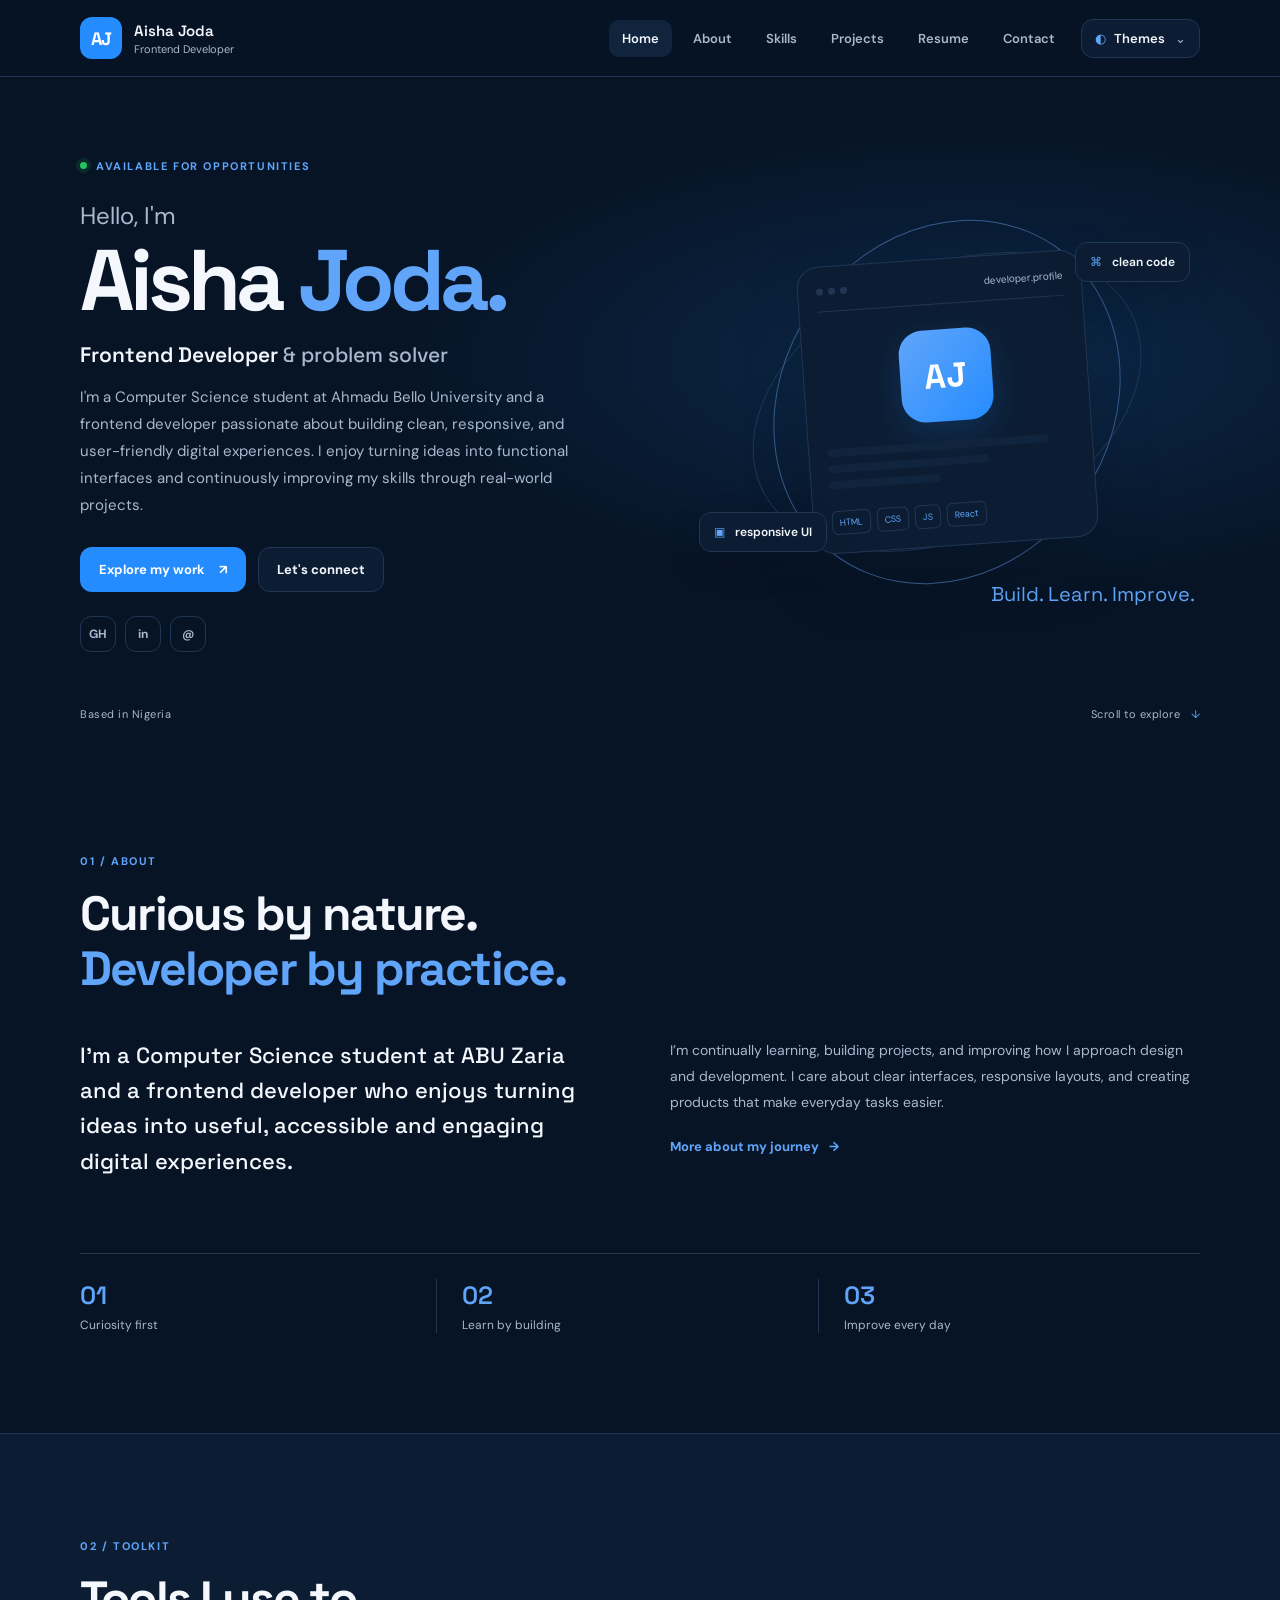
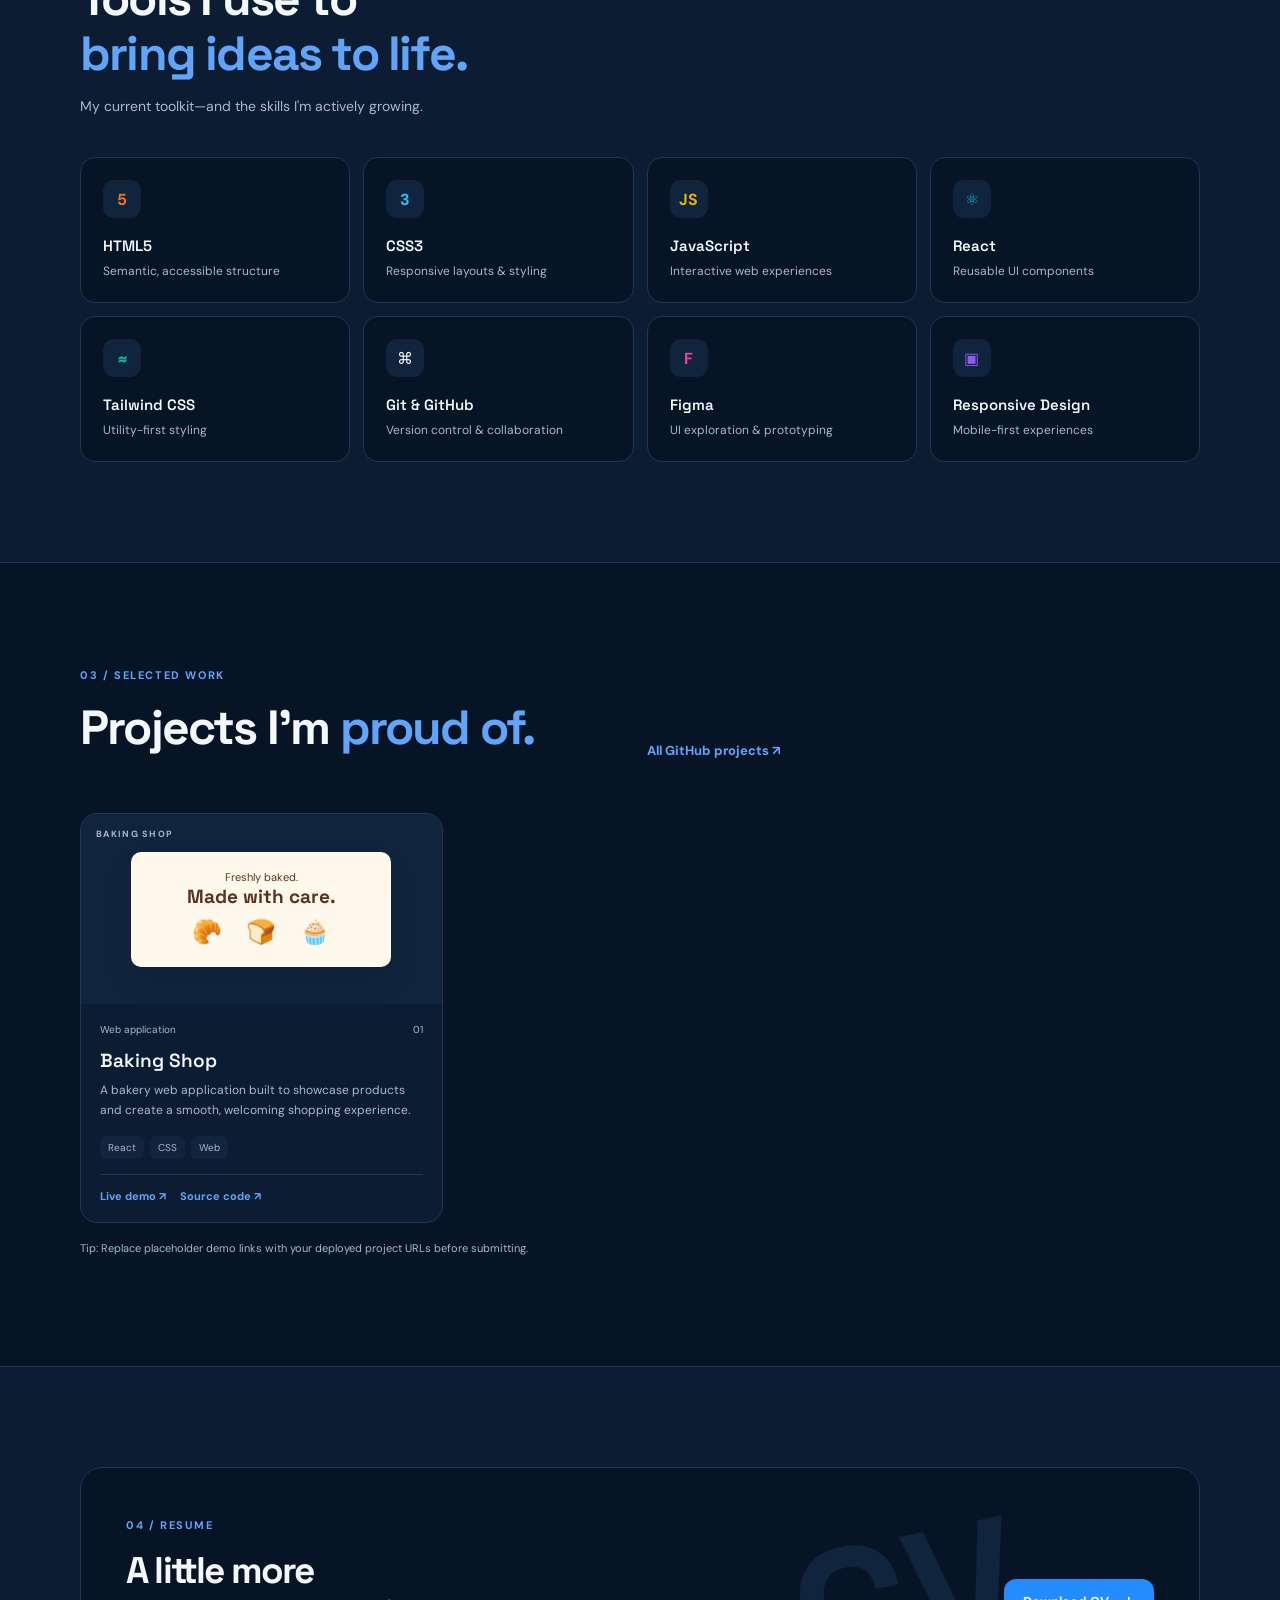
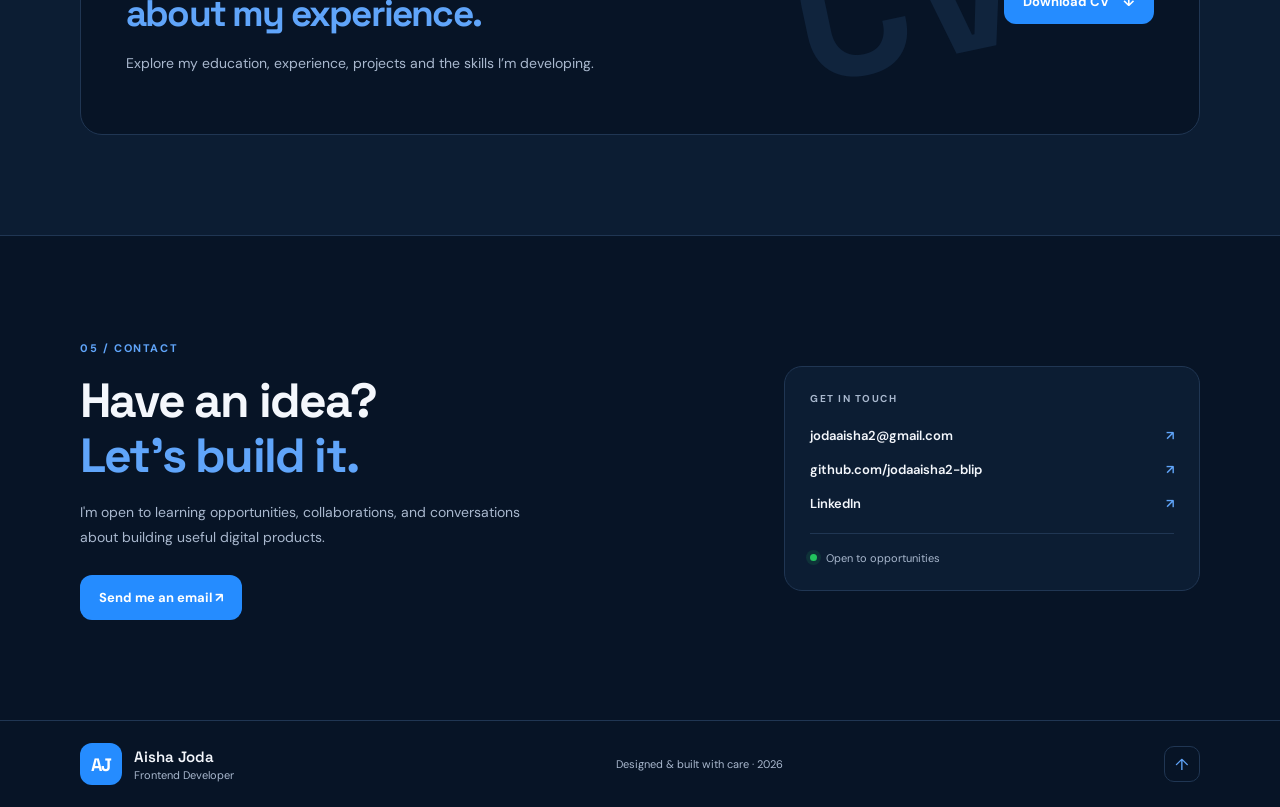
<file: datheon project/aisha-datheon-portfolio/index.html>
<!DOCTYPE html>
<html lang="en" data-theme="midnight">
<head>
  <meta charset="UTF-8">
  <meta name="viewport" content="width=device-width, initial-scale=1.0">
  <meta name="description" content="Aisha Joda — Frontend Developer building thoughtful, responsive web experiences.">
  <title>Aisha Joda | Frontend Developer</title>
  <link rel="preconnect" href="https://fonts.googleapis.com">
  <link rel="preconnect" href="https://fonts.gstatic.com" crossorigin>
  <link href="https://fonts.googleapis.com/css2?family=DM+Sans:wght@400;500;600;700&family=Space+Grotesk:wght@500;600;700&display=swap" rel="stylesheet">
  <link rel="stylesheet" href="styles.css">
  <script src="script.js" defer></script>
</head>
<body>
  <a class="skip-link" href="#main">Skip to content</a>
  <header class="site-header">
    <nav class="nav container" aria-label="Main navigation">
      <a class="brand" href="#home" aria-label="Aisha Joda home"><span class="brand-mark">AJ</span><span><strong>Aisha Joda</strong><small>Frontend Developer</small></span></a>
      <button class="menu-toggle" id="menuToggle" aria-label="Open navigation" aria-expanded="false"><span></span><span></span><span></span></button>
      <div class="nav-links" id="navLinks">
        <a class="nav-link active" href="#home">Home</a><a class="nav-link" href="#about">About</a>
        <a class="nav-link" href="#skills">Skills</a><a class="nav-link" href="#projects">Projects</a>
        <a class="nav-link" href="#resume">Resume</a><a class="nav-link" href="#contact">Contact</a>
        <div class="theme-picker">
          <button class="theme-trigger" id="themeTrigger" aria-expanded="false" aria-controls="themeMenu"><span aria-hidden="true">◐</span> Themes <span class="chevron">⌄</span></button>
          <div class="theme-menu" id="themeMenu" hidden>
            <p class="menu-title">Choose a theme</p>
            <button class="theme-option" data-theme-choice="midnight"><span class="theme-swatch midnight"></span><span><strong>Midnight</strong><small>Deep navy</small></span><span class="check">✓</span></button>
            <button class="theme-option" data-theme-choice="pearl"><span class="theme-swatch pearl"></span><span><strong>Pearl</strong><small>Soft light</small></span><span class="check">✓</span></button>
            <button class="theme-option" data-theme-choice="sapphire"><span class="theme-swatch sapphire"></span><span><strong>Sapphire</strong><small>Blue night</small></span><span class="check">✓</span></button>
          </div>
        </div>
      </div>
    </nav>
  </header>

  <main id="main">
    <section class="hero section" id="home">
      <div class="container hero-grid">
        <div class="hero-copy reveal">
          <span class="eyebrow"><span class="status-dot"></span> Available for opportunities</span>
          <p class="intro">Hello, I'm</p>
          <h1>Aisha <span>Joda.</span></h1>
          <h2>Frontend Developer <span class="muted">&amp; problem solver</span></h2>
          <p class="hero-description">I'm a Computer Science student at Ahmadu Bello University and a frontend developer passionate about building clean, responsive, and user-friendly digital experiences. I enjoy turning ideas into functional interfaces and continuously improving my skills through real-world projects.</p>
          <div class="hero-actions"><a class="btn btn-primary" href="#projects">Explore my work <span>↗</span></a><a class="btn btn-secondary" href="#contact">Let's connect</a></div>
          <div class="social-links" aria-label="Social links">
            <a href="https://github.com/jodaaisha2-blip" target="_blank" rel="noreferrer" aria-label="GitHub">GH</a>
            <a href="https://www.linkedin.com/in/aishajoda" target="_blank" rel="noreferrer" aria-label="LinkedIn">in</a>
            <a href="mailto:jodaaisha2@gmail.com" aria-label="Email">@</a>
          </div>
        </div>
        <div class="hero-visual reveal" aria-label="Decorative portfolio illustration">
          <div class="orbit orbit-one"></div><div class="orbit orbit-two"></div>
          <div class="profile-card">
            <div class="profile-top"><span class="window-dot"></span><span class="window-dot"></span><span class="window-dot"></span><span class="profile-label">developer.profile</span></div>
            <div class="avatar">AJ</div>
            <div class="profile-lines"><span class="line long"></span><span class="line medium"></span><span class="line short"></span></div>
            <div class="profile-footer"><span class="mini-tag">HTML</span><span class="mini-tag">CSS</span><span class="mini-tag">JS</span><span class="mini-tag">React</span></div>
          </div>
          <div class="floating-chip chip-code"><span>⌘</span> clean code</div><div class="floating-chip chip-responsive"><span>▣</span> responsive UI</div>
          <div class="visual-caption">Build. Learn. Improve.</div>
        </div>
      </div>
      <div class="hero-bottom container"><span>Based in Nigeria</span><span class="scroll-hint">Scroll to explore <span>↓</span></span></div>
    </section>

    <section class="section" id="about"><div class="container">
      <div class="section-heading"><span class="section-kicker">01 / About</span><h2>Curious by nature.<br><span class="text-accent">Developer by practice.</span></h2></div>
      <div class="about-grid"><p class="about-lead">I'm a Computer Science student at ABU Zaria and a frontend developer who enjoys turning ideas into useful, accessible and engaging digital experiences.</p><div class="about-detail"><p>I’m continually learning, building projects, and improving how I approach design and development. I care about clear interfaces, responsive layouts, and creating products that make everyday tasks easier.</p><a class="text-link" href="#contact">More about my journey <span>→</span></a></div></div>
      <div class="stats-row"><div><strong>01</strong><span>Curiosity first</span></div><div><strong>02</strong><span>Learn by building</span></div><div><strong>03</strong><span>Improve every day</span></div></div>
    </div></section>

    <section class="section section-alt" id="skills"><div class="container">
      <div class="section-heading"><span class="section-kicker">02 / Toolkit</span><h2>Tools I use to<br><span class="text-accent">bring ideas to life.</span></h2><p class="section-subtitle">My current toolkit—and the skills I'm actively growing.</p></div>
      <div class="skills-grid">
        <article class="skill-card"><span class="skill-icon orange">5</span><h3>HTML5</h3><p>Semantic, accessible structure</p></article>
        <article class="skill-card"><span class="skill-icon blue">3</span><h3>CSS3</h3><p>Responsive layouts & styling</p></article>
        <article class="skill-card"><span class="skill-icon yellow">JS</span><h3>JavaScript</h3><p>Interactive web experiences</p></article>
        <article class="skill-card"><span class="skill-icon cyan">⚛</span><h3>React</h3><p>Reusable UI components</p></article>
        <article class="skill-card"><span class="skill-icon teal">≈</span><h3>Tailwind CSS</h3><p>Utility-first styling</p></article>
        <article class="skill-card"><span class="skill-icon neutral">⌘</span><h3>Git &amp; GitHub</h3><p>Version control & collaboration</p></article>
        <article class="skill-card"><span class="skill-icon pink">F</span><h3>Figma</h3><p>UI exploration & prototyping</p></article>
        <article class="skill-card"><span class="skill-icon violet">▣</span><h3>Responsive Design</h3><p>Mobile-first experiences</p></article>
      </div>
    </div></section>

    <section class="section" id="projects"><div class="container">
      <div class="section-heading heading-row"><div><span class="section-kicker">03 / Selected work</span><h2>Projects I'm <span class="text-accent">proud of.</span></h2></div><a class="text-link" href="https://github.com/jodaaisha2-blip" target="_blank" rel="noreferrer">All GitHub projects ↗</a></div>
      <div class="projects-grid">
        <article class="project-card"><div class="project-preview baking"><span class="preview-label">BAKING SHOP</span><div class="mock-bakery"><span>Freshly baked.</span><strong>Made with care.</strong><div class="mock-food">🥐　🍞　🧁</div></div></div><div class="project-content"><div class="project-meta"><span>Web application</span><span>01</span></div><h3>Baking Shop</h3><p>A bakery web application built to showcase products and create a smooth, welcoming shopping experience.</p><div class="tag-list"><span>React</span><span>CSS</span><span>Web</span></div><div class="project-links"><a href="https://baking-shop-4.onrender.com/" target="_blank" rel="noreferrer">Live demo ↗</a><a href="https://github.com/jodaaisha2-blip/baking-shop" target="_blank" rel="noreferrer">Source code ↗</a></div></div></article>
        </div>
      <p class="note">Tip: Replace placeholder demo links with your deployed project URLs before submitting.</p>
    </div></section>

    <section class="section section-alt" id="resume"><div class="container resume-panel"><div><span class="section-kicker">04 / Resume</span><h2>A little more<br><span class="text-accent">about my experience.</span></h2><p>Explore my education, experience, projects and the skills I’m developing.</p></div><a class="btn btn-primary" href="assets/aisha-joda-cv.pdf" download>Download CV <span>↓</span></a><div class="resume-decoration">CV</div></div></section>

    <section class="section contact-section" id="contact"><div class="container contact-grid"><div><span class="section-kicker">05 / Contact</span><h2>Have an idea?<br><span class="text-accent">Let's build it.</span></h2><p>I'm open to learning opportunities, collaborations, and conversations about building useful digital products.</p><a class="btn btn-primary" href="mailto:jodaaisha2@gmail.com">Send me an email ↗</a></div><div class="contact-card"><span class="contact-label">GET IN TOUCH</span><a href="mailto:jodaaisha2@gmail.com">jodaaisha2@gmail.com <span>↗</span></a><a href="https://github.com/jodaaisha2-blip" target="_blank" rel="noreferrer">github.com/jodaaisha2-blip <span>↗</span></a><a href="https://www.linkedin.com/in/aishajoda" target="_blank" rel="noreferrer">LinkedIn <span>↗</span></a><div class="contact-note"><span class="status-dot"></span> Open to opportunities</div></div></div></section>
  </main>
  <footer class="footer"><div class="container footer-inner"><a class="brand" href="#home"><span class="brand-mark">AJ</span><span><strong>Aisha Joda</strong><small>Frontend Developer</small></span></a><p>Designed &amp; built with care · <span id="year"></span></p><a href="#home" class="back-top" aria-label="Back to top">↑</a></div></footer>
</body>
</html>
</file>
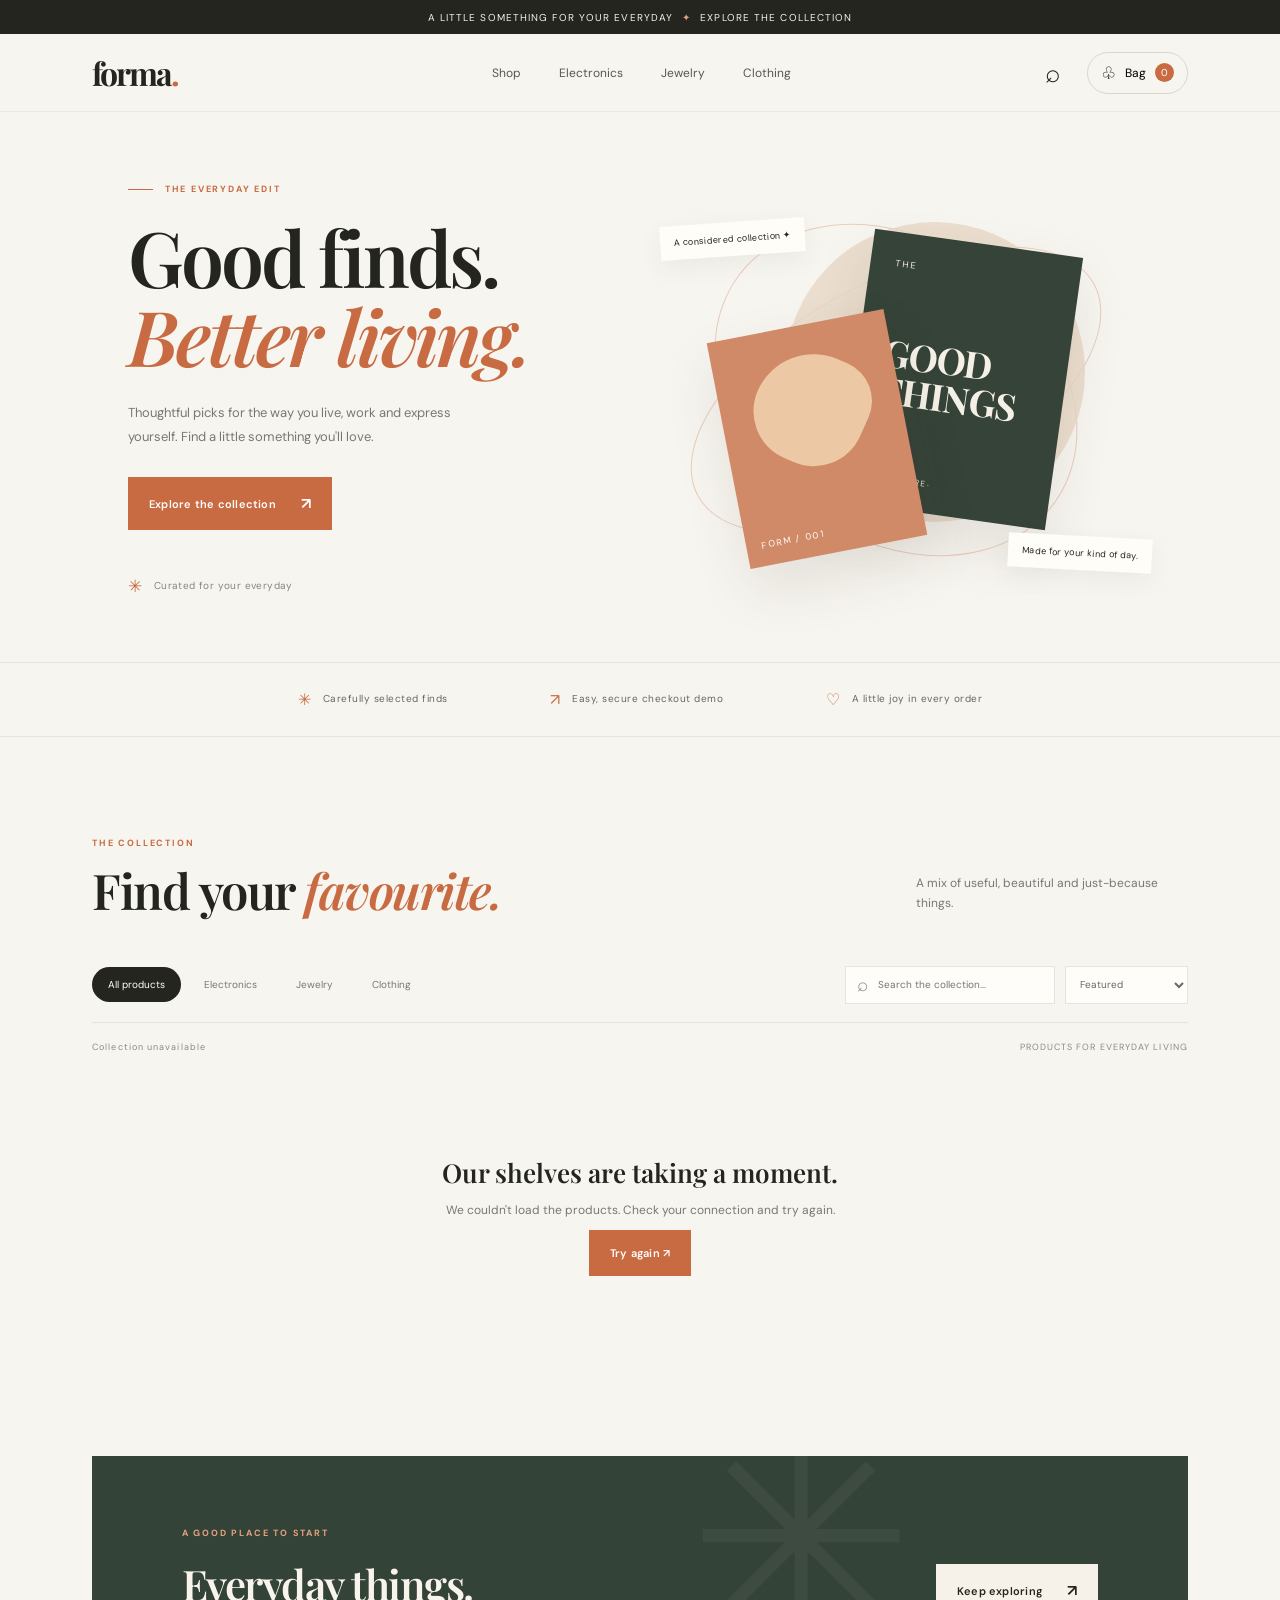
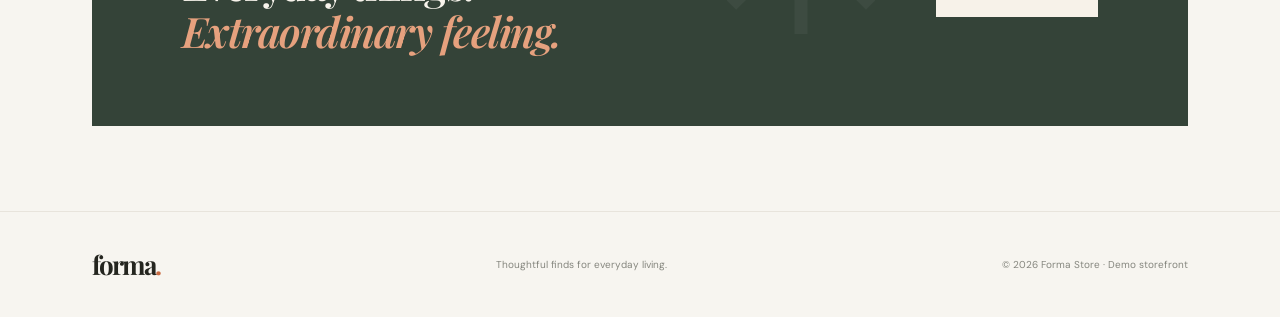
<file: datheon project/ecommerce-store/index.html>
<!DOCTYPE html>
<html lang="en">
<head>
  <meta charset="UTF-8" />
  <meta name="viewport" content="width=device-width, initial-scale=1.0" />
  <meta name="theme-color" content="#f7f5f0" />
  <meta name="description" content="Discover everyday essentials, electronics, jewelry and clothing at Forma." />
  <title>Forma — Everyday, thoughtfully chosen</title>
  <link rel="preconnect" href="https://fonts.googleapis.com">
  <link rel="preconnect" href="https://fonts.gstatic.com" crossorigin>
  <link href="https://fonts.googleapis.com/css2?family=DM+Sans:wght@400;500;600;700&family=Playfair+Display:wght@600;700&display=swap" rel="stylesheet">
  <link rel="stylesheet" href="style.css" />
  <script src="script.js" defer></script>
</head>
<body>
  <div class="announcement">A little something for your everyday <span>✦</span> Explore the collection</div>
  <header class="site-header">
    <a class="brand" href="#" aria-label="Forma home">forma<span>.</span></a>
    <nav class="main-nav" aria-label="Main navigation">
      <a href="#shop">Shop</a>
      <a href="#shop" data-nav-category="electronics">Electronics</a>
      <a href="#shop" data-nav-category="jewelery">Jewelry</a>
      <a href="#shop" data-nav-category="clothing">Clothing</a>
    </nav>
    <div class="header-actions">
      <button class="icon-button search-toggle" id="focusSearch" aria-label="Focus search">⌕</button>
      <button class="cart-trigger" id="openCart" aria-label="Open shopping bag">
        <span class="bag-icon">♧</span><span class="cart-label">Bag</span><span class="cart-count" id="cartCount">0</span>
      </button>
      <button class="menu-toggle" id="menuToggle" aria-label="Toggle navigation">☰</button>
    </div>
  </header>

  <main>
    <section class="hero">
      <div class="hero-copy">
        <p class="eyebrow"><span class="eyebrow-line"></span> THE EVERYDAY EDIT</p>
        <h1>Good finds.<br><em>Better living.</em></h1>
        <p class="hero-description">Thoughtful picks for the way you live, work and express yourself. Find a little something you'll love.</p>
        <a class="primary-button" href="#shop">Explore the collection <span>↗</span></a>
        <div class="hero-note"><span class="note-star">✳</span> Curated for your everyday</div>
      </div>
      <div class="hero-art">
        <div class="hero-orbit orbit-one"></div><div class="hero-orbit orbit-two"></div>
        <div class="hero-sun"></div>
        <div class="hero-visual-card card-back"><span>THE</span><b>GOOD<br>THINGS</b><small>START HERE.</small></div>
        <div class="hero-visual-card card-front"><div class="abstract-shape"></div><span>FORM / 001</span></div>
        <div class="floating-tag tag-top">A considered collection ✦</div>
        <div class="floating-tag tag-bottom">Made for your kind of day.</div>
      </div>
    </section>

    <section class="benefit-strip" aria-label="Store benefits">
      <div><span>✳</span> Carefully selected finds</div>
      <div><span>↗</span> Easy, secure checkout demo</div>
      <div><span>♡</span> A little joy in every order</div>
    </section>

    <section class="shop-section" id="shop">
      <div class="section-heading">
        <div><p class="eyebrow">THE COLLECTION</p><h2>Find your <em>favourite.</em></h2></div>
        <p class="section-intro">A mix of useful, beautiful and just-because things.</p>
      </div>
      <div class="shop-toolbar">
        <div class="filter-list" id="categoryFilters" aria-label="Filter products">
          <button class="filter-button active" data-category="all">All products</button>
          <button class="filter-button" data-category="electronics">Electronics</button>
          <button class="filter-button" data-category="jewelery">Jewelry</button>
          <button class="filter-button" data-category="clothing">Clothing</button>
        </div>
        <div class="search-sort">
          <label class="search-box"><span>⌕</span><input id="searchInput" type="search" placeholder="Search the collection..." aria-label="Search products"></label>
          <select id="sortSelect" aria-label="Sort products">
            <option value="featured">Featured</option>
            <option value="price-low">Price: low to high</option>
            <option value="price-high">Price: high to low</option>
            <option value="rating">Top rated</option>
          </select>
        </div>
      </div>
      <div class="result-line"><span id="resultCount">Loading collection...</span><span>PRODUCTS FOR EVERYDAY LIVING</span></div>
      <div class="product-grid" id="productGrid">
        <div class="loading-state"><div class="loader"></div><p>Finding the good things...</p></div>
      </div>
      <div class="empty-state hidden" id="emptyState"><div>⌕</div><h3>No matches just yet</h3><p>Try another search or choose a different category.</p><button class="text-button" id="clearFilters">Clear filters ↗</button></div>
      <div class="error-state hidden" id="errorState"><h3>Our shelves are taking a moment.</h3><p>We couldn't load the products. Check your connection and try again.</p><button class="primary-button" id="retryButton">Try again ↗</button></div>
    </section>

    <section class="closing-banner">
      <div><p class="eyebrow">A GOOD PLACE TO START</p><h2>Everyday things.<br><em>Extraordinary feeling.</em></h2></div>
      <a href="#shop" class="light-button">Keep exploring <span>↗</span></a>
      <div class="banner-decoration">✳</div>
    </section>
  </main>

  <footer class="site-footer"><a class="brand" href="#">forma<span>.</span></a><p>Thoughtful finds for everyday living.</p><span>© <span id="year"></span> Forma Store · Demo storefront</span></footer>

  <div class="drawer-backdrop" id="drawerBackdrop"></div>
  <aside class="cart-drawer" id="cartDrawer" aria-label="Shopping bag" aria-hidden="true">
    <div class="drawer-header"><div><p class="eyebrow">YOUR SELECTION</p><h2>Your bag <span id="drawerItemCount">(0)</span></h2></div><button class="close-button" id="closeCart" aria-label="Close cart">×</button></div>
    <div class="cart-items" id="cartItems"><div class="cart-empty"><span>♧</span><h3>Your bag is waiting.</h3><p>Find something lovely to add to it.</p><button class="text-button" id="continueShopping">Explore products ↗</button></div></div>
    <div class="cart-summary hidden" id="cartSummary">
      <div class="summary-row"><span>Subtotal</span><strong id="subtotal">$0.00</strong></div>
      <div class="summary-row"><span>Tax <small>(7.5%)</small></span><strong id="tax">$0.00</strong></div>
      <div class="summary-row"><span>Shipping</span><strong id="shipping">$0.00</strong></div>
      <p class="shipping-note" id="shippingNote">Shipping is calculated at checkout.</p>
      <div class="summary-row total-row"><span>Total</span><strong id="grandTotal">$0.00</strong></div>
      <button class="checkout-button" id="checkoutButton">Continue to checkout <span>↗</span></button>
      <p class="demo-note">This is a demo store. No real payment will be taken.</p>
    </div>
  </aside>

  <div class="modal-backdrop" id="checkoutBackdrop">
    <section class="checkout-modal" role="dialog" aria-modal="true" aria-labelledby="checkoutTitle">
      <button class="close-button modal-close" id="closeCheckout" aria-label="Close checkout">×</button>
      <div id="checkoutFormView">
        <p class="eyebrow">ALMOST YOURS</p><h2 id="checkoutTitle">Let's make it <em>official.</em></h2>
        <p class="modal-description">Enter your details to complete this demo order.</p>
        <form id="checkoutForm">
          <label>Full name<input name="name" type="text" placeholder="Your name" required minlength="2"></label>
          <label>Email address<input name="email" type="email" placeholder="you@example.com" required></label>
          <label>Delivery address<textarea name="address" rows="3" placeholder="Street, city, country" required minlength="5"></textarea></label>
          <div class="checkout-total"><span>Order total</span><strong id="checkoutTotal">$0.00</strong></div>
          <button class="checkout-button" type="submit">Place demo order <span>↗</span></button>
        </form>
        <p class="demo-note">Demo only — no payment details are requested.</p>
      </div>
      <div class="success-view hidden" id="successView"><div class="success-icon">✓</div><p class="eyebrow">ORDER CONFIRMED</p><h2>It's a good day for <em>good finds.</em></h2><p id="successMessage">Your demo order has been placed.</p><button class="primary-button" id="finishOrder">Back to the store ↗</button></div>
    </section>
  </div>
  <div class="toast" id="toast" role="status" aria-live="polite"></div>
</body>
</html>
</file>
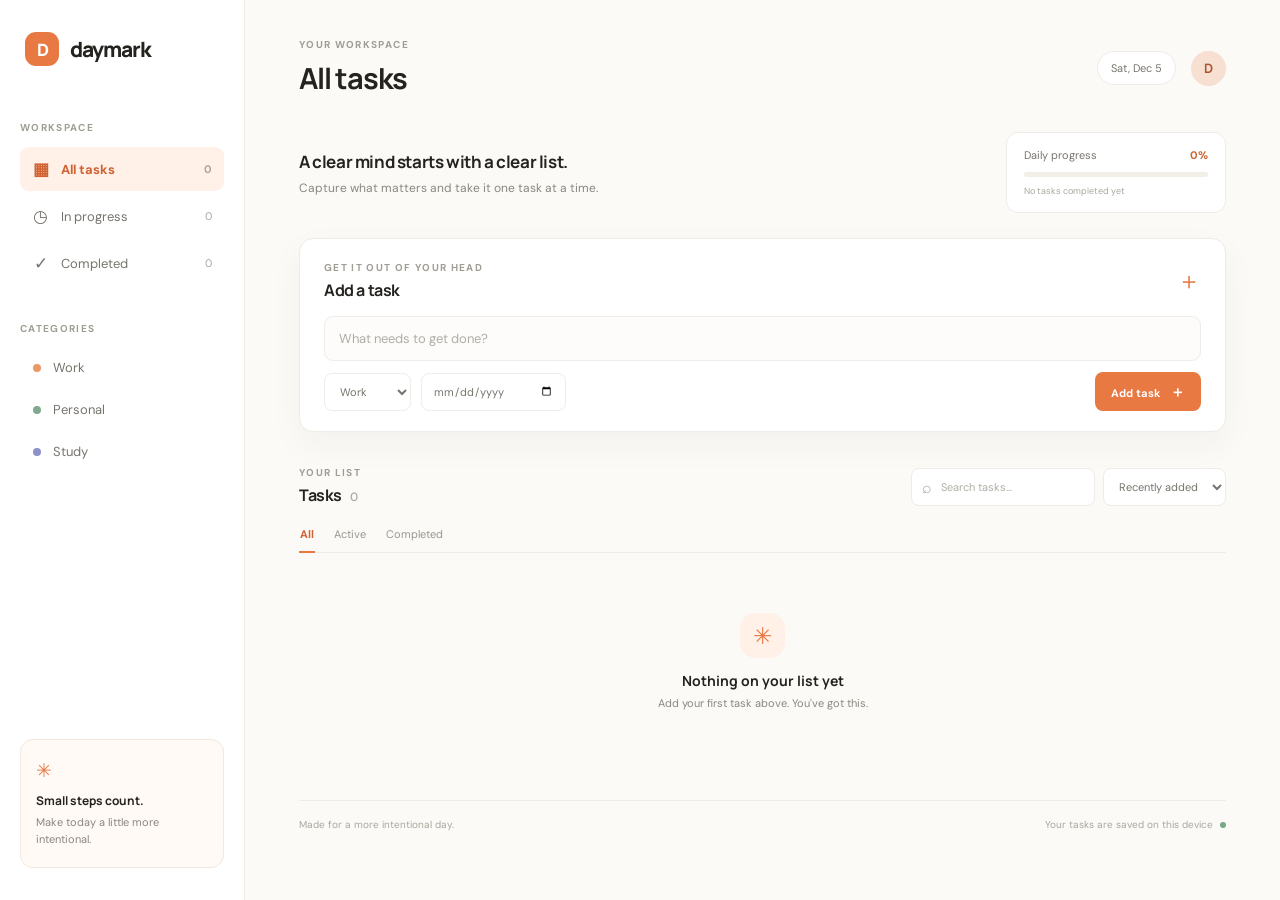
<file: datheon project/productivity-app/index.html>
<!DOCTYPE html>
<html lang="en">
<head>
  <meta charset="UTF-8">
  <meta name="viewport" content="width=device-width, initial-scale=1.0">
  <meta name="description" content="A simple productivity app to organize tasks and stay focused.">
  <title>Daymark — My Tasks</title>
  <link rel="stylesheet" href="style.css">
  <script src="script.js" defer></script>
</head>
<body>
  <div class="app-shell">
    <aside class="sidebar">
      <a class="brand" href="#" aria-label="Daymark home">
        <span class="brand-mark">D</span>
        <span>daymark</span>
      </a>

      <div class="sidebar-section">
        <p class="sidebar-label">WORKSPACE</p>
        <button class="nav-item active" type="button" data-filter="all">
          <span class="nav-icon">▦</span><span>All tasks</span><span class="nav-count" id="all-count">0</span>
        </button>
        <button class="nav-item" type="button" data-filter="active">
          <span class="nav-icon">◷</span><span>In progress</span><span class="nav-count" id="active-count">0</span>
        </button>
        <button class="nav-item" type="button" data-filter="completed">
          <span class="nav-icon">✓</span><span>Completed</span><span class="nav-count" id="completed-count">0</span>
        </button>
      </div>

      <div class="sidebar-section categories-section">
        <p class="sidebar-label">CATEGORIES</p>
        <button class="category-link" type="button" data-category="Work"><span class="category-dot work"></span>Work</button>
        <button class="category-link" type="button" data-category="Personal"><span class="category-dot personal"></span>Personal</button>
        <button class="category-link" type="button" data-category="Study"><span class="category-dot study"></span>Study</button>
      </div>

      <div class="sidebar-note">
        <span class="note-spark">✳</span>
        <strong>Small steps count.</strong>
        <p>Make today a little more intentional.</p>
      </div>
    </aside>

    <main class="main-content">
      <header class="topbar">
        <div>
          <p class="eyebrow" id="today-label">YOUR WORKSPACE</p>
          <h1 id="page-title">All tasks</h1>
        </div>
        <div class="topbar-right">
          <span class="today-pill" id="date-display"></span>
          <span class="avatar" aria-label="Your workspace">D</span>
        </div>
      </header>

      <section class="welcome-row">
        <div>
          <h2>A clear mind starts with a clear list.</h2>
          <p>Capture what matters and take it one task at a time.</p>
        </div>
        <div class="progress-card">
          <div class="progress-copy"><span>Daily progress</span><strong id="progress-text">0%</strong></div>
          <div class="progress-track"><div class="progress-fill" id="progress-fill"></div></div>
          <small id="progress-caption">No tasks completed yet</small>
        </div>
      </section>

      <section class="composer card">
        <div class="section-heading">
          <div>
            <p class="eyebrow">GET IT OUT OF YOUR HEAD</p>
            <h2>Add a task</h2>
          </div>
          <span class="plus-mark">＋</span>
        </div>
        <form id="task-form">
          <label class="sr-only" for="task-title">Task title</label>
          <input id="task-title" name="title" type="text" placeholder="What needs to get done?" maxlength="120" required>
          <div class="form-controls">
            <label class="select-wrap">
              <span class="sr-only">Category</span>
              <select id="task-category" name="category">
                <option value="Work">Work</option>
                <option value="Personal">Personal</option>
                <option value="Study">Study</option>
              </select>
            </label>
            <label class="date-wrap">
              <span class="sr-only">Due date</span>
              <input id="task-date" name="dueDate" type="date" aria-label="Due date (optional)">
            </label>
            <button class="primary-button" type="submit">Add task <span>＋</span></button>
          </div>
        </form>
      </section>

      <section class="tasks-section">
        <div class="tasks-toolbar">
          <div>
            <p class="eyebrow">YOUR LIST</p>
            <h2>Tasks <span class="heading-count" id="visible-count">0</span></h2>
          </div>
          <div class="toolbar-actions">
            <label class="search-box">
              <span aria-hidden="true">⌕</span>
              <span class="sr-only">Search tasks</span>
              <input id="search-input" type="search" placeholder="Search tasks...">
            </label>
            <select id="sort-select" class="sort-select" aria-label="Sort tasks">
              <option value="created">Recently added</option>
              <option value="due">Due date</option>
              <option value="alphabetical">A to Z</option>
            </select>
          </div>
        </div>

        <div class="filter-tabs" role="group" aria-label="Filter tasks">
          <button class="filter-tab active" type="button" data-filter="all">All</button>
          <button class="filter-tab" type="button" data-filter="active">Active</button>
          <button class="filter-tab" type="button" data-filter="completed">Completed</button>
        </div>

        <div id="task-list" class="task-list" aria-live="polite"></div>
        <div id="empty-state" class="empty-state">
          <div class="empty-illustration">✳</div>
          <h3>Nothing on your list yet</h3>
          <p>Add your first task above. You've got this.</p>
        </div>
      </section>

      <footer class="footer">
        <span>Made for a more intentional day.</span>
        <span>Your tasks are saved on this device <span class="save-dot"></span></span>
      </footer>
    </main>
  </div>

  <dialog id="edit-dialog" class="edit-dialog">
    <form id="edit-form" method="dialog">
      <div class="dialog-heading">
        <div><p class="eyebrow">MAKE A CHANGE</p><h2>Edit task</h2></div>
        <button class="icon-button" type="button" id="close-dialog" aria-label="Close">×</button>
      </div>
      <label for="edit-title">Task title</label>
      <input id="edit-title" type="text" maxlength="120" required>
      <label for="edit-category">Category</label>
      <select id="edit-category">
        <option value="Work">Work</option>
        <option value="Personal">Personal</option>
        <option value="Study">Study</option>
      </select>
      <label for="edit-date">Due date</label>
      <input id="edit-date" type="date">
      <div class="dialog-actions">
        <button class="secondary-button" type="button" id="cancel-edit">Cancel</button>
        <button class="primary-button" type="submit">Save changes</button>
      </div>
    </form>
  </dialog>

  <div id="toast" class="toast" role="status" aria-live="polite"></div>
</body>
</html>
</file>
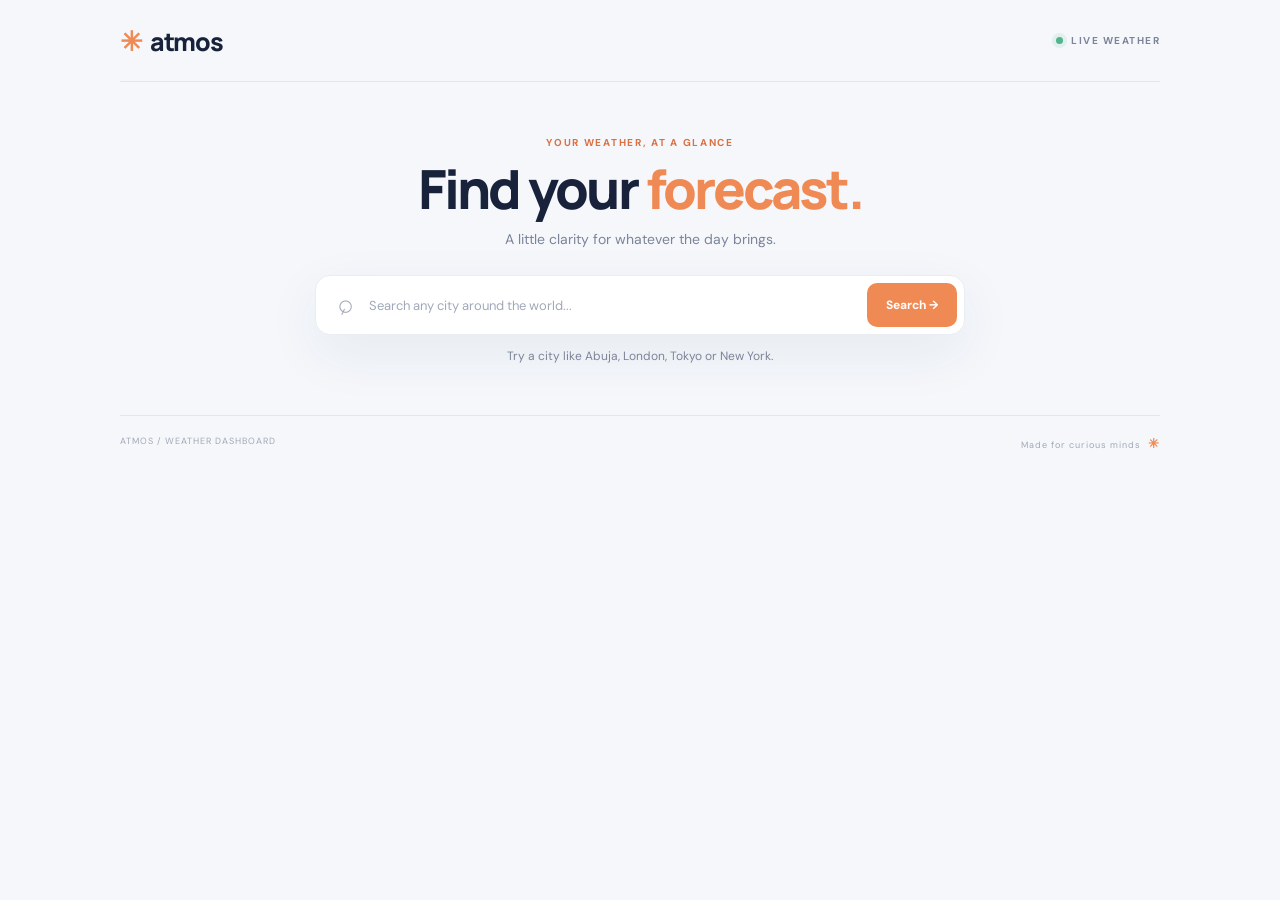
<file: datheon project/weather-forecast-app/index.html>
<!DOCTYPE html>
<html lang="en">
<head>
  <meta charset="UTF-8">
  <meta name="viewport" content="width=device-width, initial-scale=1.0">
  <meta name="theme-color" content="#f5f7fb">
  <title>Atmos — Weather Forecast</title>
  <link rel="preconnect" href="https://fonts.googleapis.com">
  <link rel="preconnect" href="https://fonts.gstatic.com" crossorigin>
  <link href="https://fonts.googleapis.com/css2?family=DM+Sans:wght@400;500;600;700&family=Manrope:wght@400;500;600;700;800&display=swap" rel="stylesheet">
  <link rel="stylesheet" href="style.css">
  <script src="script.js" defer></script>
</head>
<body>
  <main class="app-shell">
    <header class="topbar">
      <a class="brand" href="#" aria-label="Atmos home"><span class="brand-mark">✳</span> atmos</a>
      <div class="top-note"><span class="live-dot"></span> LIVE WEATHER</div>
    </header>

    <section class="intro">
      <p class="eyebrow">YOUR WEATHER, AT A GLANCE</p>
      <h1>Find your <span>forecast.</span></h1>
      <p class="intro-copy">A little clarity for whatever the day brings.</p>
    </section>

    <form class="search-form" id="searchForm">
      <label class="sr-only" for="cityInput">Search for a city</label>
      <span class="search-icon" aria-hidden="true">⌕</span>
      <input id="cityInput" type="search" placeholder="Search any city around the world..." autocomplete="off" required>
      <button type="submit" id="searchButton">Search <span aria-hidden="true">→</span></button>
    </form>

    <p class="status-message" id="statusMessage" role="status" aria-live="polite">Try a city like Abuja, London, Tokyo or New York.</p>

    <section class="weather-content" id="weatherContent" hidden>
      <div class="current-card" id="currentCard">
        <div class="current-top">
          <div>
            <p class="card-kicker">CURRENT WEATHER</p>
            <h2 id="cityName">Abuja</h2>
            <p class="date-line" id="currentDate">Today</p>
          </div>
          <div class="weather-symbol" id="weatherSymbol" aria-hidden="true">☀</div>
        </div>
        <div class="temperature-row">
          <div class="temperature"><span id="temperature">--</span><sup>°C</sup></div>
          <div class="condition-block">
            <p id="condition">Clear sky</p>
            <span id="feelsLike">Feels like --°</span>
          </div>
        </div>
        <div class="current-bottom">
          <span id="highLow">H: --° &nbsp; L: --°</span>
          <span id="sunInfo">☀ Sunrise -- &nbsp; ◐ Sunset --</span>
        </div>
      </div>

      <div class="section-heading">
        <div><p class="card-kicker">THE DETAILS</p><h3>Weather at a glance</h3></div>
      </div>
      <div class="metrics-grid">
        <article class="metric-card"><span class="metric-icon">💧</span><p>Humidity</p><strong id="humidity">--%</strong><small>Air moisture</small></article>
        <article class="metric-card"><span class="metric-icon">〰</span><p>Wind speed</p><strong id="wind">-- m/s</strong><small id="windDirection">Current wind</small></article>
        <article class="metric-card"><span class="metric-icon">◉</span><p>Pressure</p><strong id="pressure">-- hPa</strong><small>Atmospheric pressure</small></article>
        <article class="metric-card"><span class="metric-icon">☁</span><p>Visibility</p><strong id="visibility">-- km</strong><small>Viewing distance</small></article>
      </div>

      <section class="forecast-section">
        <div class="section-heading">
          <div><p class="card-kicker">PLAN AHEAD</p><h3>5-day forecast</h3></div>
          <span class="forecast-note">Daily outlook</span>
        </div>
        <div class="forecast-grid" id="forecastGrid"></div>
      </section>
      <p class="data-credit">Weather data provided by OpenWeather.</p>
    </section>

    <footer><span>ATMOS / WEATHER DASHBOARD</span><span>Made for curious minds <b>✳</b></span></footer>
  </main>
</body>
</html>
</file>
<file: datheon project/aisha-datheon-portfolio/styles.css>
/* Aisha Joda portfolio — three theme system */
:root{font-family:"DM Sans",sans-serif;color:var(--text);background:var(--bg);font-synthesis:none;--radius:18px;--accent:#3b82f6;--accent-strong:#1688ff;--focus:rgba(59,130,246,.45)}
html[data-theme="midnight"]{--bg:#071426;--surface:#0c1d33;--surface-2:#10243d;--text:#f4f7fc;--muted:#a9b8ce;--border:#203653;--accent:#60a5fa;--accent-strong:#258cff;--glow:rgba(37,140,255,.17)}
html[data-theme="pearl"]{--bg:#f7f9fc;--surface:#fff;--surface-2:#eef3fa;--text:#152238;--muted:#5f6f86;--border:#dce5f1;--accent:#2563eb;--accent-strong:#1d4ed8;--glow:rgba(37,99,235,.10)}
html[data-theme="sapphire"]{--bg:#101b3b;--surface:#17264c;--surface-2:#1d315f;--text:#f3f7ff;--muted:#b5c5e7;--border:#2b4275;--accent:#38bdf8;--accent-strong:#0ea5e9;--glow:rgba(56,189,248,.15)}
*{box-sizing:border-box}html{scroll-behavior:smooth;scroll-padding-top:90px}body{margin:0;background:var(--bg);color:var(--text);transition:background .25s,color .25s}a{color:inherit;text-decoration:none}button{font:inherit}::selection{background:var(--accent);color:#fff}.container{width:min(1120px,calc(100% - 48px));margin-inline:auto}.section{padding:100px 0}.section-alt{background:var(--surface);border-block:1px solid var(--border)}.skip-link{position:absolute;left:-999px;top:12px;background:var(--surface);padding:12px}.skip-link:focus{left:12px;z-index:100}
.site-header{position:sticky;top:0;z-index:20;background:color-mix(in srgb,var(--bg) 88%,transparent);backdrop-filter:blur(18px);border-bottom:1px solid var(--border)}.nav{height:76px;display:flex;align-items:center;justify-content:space-between;gap:28px}.brand{display:flex;align-items:center;gap:12px;flex-shrink:0}.brand-mark{display:grid;place-items:center;width:42px;height:42px;border-radius:12px;background:var(--accent-strong);color:#fff;font:700 18px "Space Grotesk";letter-spacing:-1px}.brand strong,.brand small{display:block}.brand strong{font:600 15px "Space Grotesk"}.brand small{color:var(--muted);font-size:11px;margin-top:2px}.nav-links{display:flex;align-items:center;gap:8px}.nav-link{padding:10px 13px;color:var(--muted);font-size:13px;font-weight:600;border-radius:10px;transition:.2s}.nav-link:hover,.nav-link.active{color:var(--text);background:var(--surface-2)}.theme-picker{position:relative;margin-left:5px}.theme-trigger{border:1px solid var(--border);background:var(--surface);color:var(--text);padding:10px 13px;border-radius:12px;cursor:pointer;font-size:13px;font-weight:600}.theme-trigger span:first-child{color:var(--accent);margin-right:5px}.chevron{margin-left:7px;color:var(--muted)}.theme-menu{position:absolute;right:0;top:calc(100% + 12px);width:230px;padding:12px;background:var(--surface);border:1px solid var(--border);border-radius:16px;box-shadow:0 20px 55px #0002}.theme-menu[hidden]{display:none}.menu-title{margin:5px 8px 10px;font-size:12px;color:var(--muted)}.theme-option{display:flex;align-items:center;width:100%;gap:10px;padding:10px;border:0;border-radius:10px;background:transparent;color:var(--text);text-align:left;cursor:pointer}.theme-option:hover{background:var(--surface-2)}.theme-option strong,.theme-option small{display:block}.theme-option strong{font-size:13px}.theme-option small{font-size:11px;color:var(--muted);margin-top:2px}.theme-swatch{width:29px;height:29px;border-radius:8px;border:1px solid var(--border)}.theme-swatch.midnight{background:#071426}.theme-swatch.pearl{background:#f7f9fc}.theme-swatch.sapphire{background:#101b3b}.check{margin-left:auto;color:var(--accent);opacity:0}.theme-option[aria-checked="true"] .check{opacity:1}.menu-toggle{display:none}
.hero{padding:76px 0 28px;min-height:630px;position:relative;overflow:hidden;background:radial-gradient(ellipse at 76% 42%,var(--glow),transparent 42%)}.hero-grid{display:grid;grid-template-columns:1.05fr .95fr;align-items:center;gap:55px}.eyebrow,.section-kicker{display:inline-flex;align-items:center;gap:9px;color:var(--accent);font-size:11px;font-weight:700;letter-spacing:1.6px;text-transform:uppercase}.status-dot{width:7px;height:7px;border-radius:50%;background:#22c55e;box-shadow:0 0 0 4px #22c55e20}.intro{font-size:24px;margin:26px 0 0;color:var(--muted)}h1,h2,h3,p{margin-top:0}h1{font:700 clamp(54px,7vw,86px)/1.02 "Space Grotesk";letter-spacing:-5px;margin:6px 0 16px}h1 span,.text-accent{color:var(--accent)}.hero-copy h2{font:600 21px "Space Grotesk";margin-bottom:16px}.muted{color:var(--muted);font-weight:500}.hero-description{max-width:500px;color:var(--muted);line-height:1.8;font-size:15px}.hero-actions{display:flex;gap:12px;flex-wrap:wrap;margin:28px 0 24px}.btn{display:inline-flex;align-items:center;justify-content:center;gap:14px;padding:13px 18px;border-radius:12px;font-size:13px;font-weight:700;transition:transform .2s,background .2s;border:1px solid transparent}.btn:hover{transform:translateY(-2px)}.btn-primary{background:var(--accent-strong);color:white}.btn-secondary{border-color:var(--border);background:var(--surface);color:var(--text)}.social-links{display:flex;gap:9px}.social-links a{display:grid;place-items:center;width:36px;height:36px;border:1px solid var(--border);border-radius:11px;color:var(--muted);font-weight:700;font-size:12px}.social-links a:hover{color:var(--accent);border-color:var(--accent)}
.hero-visual{height:410px;position:relative;display:grid;place-items:center}.orbit{position:absolute;border:1px solid var(--border);border-radius:50%;transform:rotate(-25deg)}.orbit-one{width:410px;height:270px}.orbit-two{width:330px;height:380px;transform:rotate(35deg);border-color:color-mix(in srgb,var(--accent) 35%,var(--border))}.profile-card{width:285px;background:var(--surface);border:1px solid var(--border);border-radius:22px;box-shadow:0 25px 70px #0002;transform:rotate(-4deg);padding:18px;position:relative;z-index:1}.profile-top{display:flex;align-items:center;gap:5px;border-bottom:1px solid var(--border);padding-bottom:13px}.window-dot{width:7px;height:7px;border-radius:50%;background:var(--border)}.profile-label{margin-left:auto;color:var(--muted);font-size:10px}.avatar{width:92px;height:92px;border-radius:24px;background:linear-gradient(135deg,var(--accent),var(--accent-strong));display:grid;place-items:center;color:white;font:700 34px "Space Grotesk";margin:25px auto 20px;box-shadow:0 12px 35px var(--glow)}.profile-lines{display:grid;gap:8px}.line{height:8px;border-radius:20px;background:var(--surface-2)}.line.long{width:90%}.line.medium{width:65%}.line.short{width:45%}.profile-footer{display:flex;gap:6px;margin-top:22px}.mini-tag{font-size:9px;color:var(--accent);border:1px solid var(--border);border-radius:6px;padding:5px 7px}.floating-chip{position:absolute;z-index:2;background:var(--surface);border:1px solid var(--border);border-radius:12px;padding:11px 14px;font-size:12px;font-weight:600;box-shadow:0 12px 35px #0002}.floating-chip span{color:var(--accent);margin-right:7px}.chip-code{top:45px;right:10px}.chip-responsive{bottom:55px;left:5px}.visual-caption{position:absolute;bottom:0;right:5px;font:italic 20px "Space Grotesk";color:var(--accent)}.hero-bottom{display:flex;justify-content:space-between;color:var(--muted);font-size:11px;letter-spacing:.5px;margin-top:55px}.scroll-hint span{color:var(--accent);margin-left:7px}
.section-heading{max-width:700px;margin-bottom:42px}.section-heading h2,.resume-panel h2,.contact-grid h2{font:700 clamp(32px,4vw,48px)/1.15 "Space Grotesk";letter-spacing:-1.8px;margin:16px 0}.section-subtitle{color:var(--muted);font-size:14px}.about-grid{display:grid;grid-template-columns:1fr 1fr;gap:60px}.about-lead{font:500 22px/1.6 "Space Grotesk";max-width:510px}.about-detail p{color:var(--muted);line-height:1.85;font-size:14px}.text-link{color:var(--accent);font-size:13px;font-weight:700;display:inline-flex;gap:10px;margin-top:8px}.stats-row{display:flex;gap:0;border-top:1px solid var(--border);margin-top:52px;padding-top:25px}.stats-row div{flex:1;display:flex;flex-direction:column;gap:6px;border-right:1px solid var(--border);padding-left:25px}.stats-row div:first-child{padding-left:0}.stats-row div:last-child{border:0}.stats-row strong{font:600 25px "Space Grotesk";color:var(--accent)}.stats-row span{color:var(--muted);font-size:12px}
.skills-grid{display:grid;grid-template-columns:repeat(4,1fr);gap:13px}.skill-card{padding:22px;border:1px solid var(--border);border-radius:15px;background:var(--bg);transition:transform .2s,border .2s}.skill-card:hover{transform:translateY(-4px);border-color:var(--accent)}.skill-icon{display:grid;place-items:center;width:38px;height:38px;border-radius:11px;background:var(--surface-2);font-weight:700;margin-bottom:18px}.orange{color:#f97316}.blue{color:#38bdf8}.yellow{color:#eab308}.cyan{color:#06b6d4}.teal{color:#14b8a6}.neutral{color:var(--text)}.pink{color:#ec4899}.violet{color:#8b5cf6}.skill-card h3{font:600 15px "Space Grotesk";margin-bottom:7px}.skill-card p{font-size:12px;color:var(--muted);margin-bottom:0;line-height:1.5}
.heading-row{display:flex;align-items:end;justify-content:space-between;gap:20px}.heading-row .text-link{margin-bottom:12px}.projects-grid{display:grid;grid-template-columns:repeat(3,1fr);gap:16px}.project-card{border:1px solid var(--border);border-radius:17px;overflow:hidden;background:var(--surface);transition:transform .25s,border .25s}.project-card:hover{transform:translateY(-5px);border-color:var(--accent)}.project-preview{height:190px;position:relative;display:grid;place-items:center;overflow:hidden;background:var(--surface-2)}.preview-label{position:absolute;top:14px;left:15px;font-size:9px;letter-spacing:1.3px;color:var(--muted);font-weight:700}.mock-bakery{width:72%;height:115px;background:#fff8ed;border-radius:10px;display:flex;flex-direction:column;align-items:center;justify-content:center;color:#5c321e;box-shadow:0 15px 30px #0001}.mock-bakery span{font-size:11px}.mock-bakery strong{font:700 19px "Space Grotesk"}.mock-food{font-size:24px;margin-top:7px}.jobs{background:linear-gradient(135deg,#dbeafe,#eff6ff)}.mock-browser{width:75%;background:white;padding:12px;border-radius:9px;box-shadow:0 15px 30px #1e3a8a22;color:#1e293b}.mock-nav{font-weight:700;font-size:11px;margin-bottom:9px}.mock-nav span{color:#2563eb}.mock-search{background:#f1f5f9;border-radius:5px;padding:7px;font-size:8px;color:#94a3b8;margin-bottom:8px}.mock-job{border:1px solid #e2e8f0;border-radius:5px;padding:7px;margin-top:5px}.mock-job b,.mock-job small{display:block}.mock-job b{font-size:8px}.mock-job small{font-size:7px;color:#64748b;margin-top:3px}.qr{background:linear-gradient(135deg,#e0e7ff,#f5f3ff)}.mock-qr{background:white;border-radius:10px;padding:12px 25px;text-align:center;box-shadow:0 15px 30px #312e8122;color:#334155;display:flex;flex-direction:column;align-items:center}.qr-pattern{width:66px;height:66px;background:#e0e7ff;border:5px dotted #4338ca;border-radius:7px;display:grid;place-items:center;font-size:28px;color:#4338ca}.mock-qr b{font-size:9px;margin-top:8px}.mock-qr small{font-size:7px;color:#64748b;margin-top:3px}.project-content{padding:19px}.project-meta{display:flex;justify-content:space-between;color:var(--muted);font-size:10px}.project-content h3{font:600 19px "Space Grotesk";margin:12px 0 8px}.project-content p{font-size:12px;color:var(--muted);line-height:1.65;min-height:40px}.tag-list{display:flex;gap:6px;flex-wrap:wrap;margin:15px 0}.tag-list span{font-size:10px;padding:5px 8px;border-radius:6px;background:var(--surface-2);color:var(--muted)}.project-links{display:flex;gap:14px;flex-wrap:wrap;border-top:1px solid var(--border);padding-top:14px}.project-links a{font-size:11px;font-weight:700;color:var(--accent)}.project-links a.demo-placeholder{opacity:.7}.note{color:var(--muted);font-size:11px;margin-top:18px}
.resume-panel{position:relative;display:flex;align-items:center;justify-content:space-between;gap:30px;padding:45px;border:1px solid var(--border);border-radius:22px;background:var(--bg);overflow:hidden}.resume-panel>div:first-child{max-width:520px;z-index:1}.resume-panel h2{font-size:37px}.resume-panel p{color:var(--muted);font-size:14px;line-height:1.7}.resume-panel .btn{z-index:1;white-space:nowrap}.resume-decoration{position:absolute;right:16%;font:700 180px "Space Grotesk";color:var(--surface-2);transform:rotate(-12deg);pointer-events:none}
.contact-grid{display:grid;grid-template-columns:1.2fr .8fr;gap:80px;align-items:center}.contact-grid>div:first-child p{max-width:440px;color:var(--muted);line-height:1.8;font-size:14px;margin-bottom:25px}.contact-card{border:1px solid var(--border);border-radius:18px;background:var(--surface);padding:25px;display:flex;flex-direction:column;gap:17px}.contact-label{font-size:10px;letter-spacing:1.5px;color:var(--muted);font-weight:700;margin-bottom:5px}.contact-card>a{font-size:13px;font-weight:600;display:flex;justify-content:space-between;gap:15px}.contact-card>a span{color:var(--accent)}.contact-note{border-top:1px solid var(--border);padding-top:17px;margin-top:4px;color:var(--muted);font-size:11px;display:flex;align-items:center;gap:9px}
.footer{border-top:1px solid var(--border);padding:22px 0}.footer-inner{display:flex;align-items:center;justify-content:space-between;gap:20px}.footer p{color:var(--muted);font-size:11px;margin:0}.back-top{width:36px;height:36px;border:1px solid var(--border);border-radius:10px;display:grid;place-items:center;color:var(--accent)}
.reveal{opacity:0;transform:translateY(18px);transition:opacity .7s,transform .7s}.reveal.visible{opacity:1;transform:none}
@media(max-width:980px){.nav{height:70px}.menu-toggle{display:flex;flex-direction:column;gap:5px;background:var(--surface);border:1px solid var(--border);padding:10px;border-radius:10px;cursor:pointer}.menu-toggle span{width:18px;height:2px;background:var(--text)}.nav-links{display:none;position:absolute;top:70px;left:0;right:0;background:var(--surface);border-bottom:1px solid var(--border);padding:18px 24px 24px;flex-direction:column;align-items:stretch}.nav-links.open{display:flex}.nav-link{padding:13px}.theme-picker{margin:8px 0 0}.theme-trigger{width:100%;text-align:left}.theme-menu{left:0;right:auto;width:100%}.hero-grid{gap:25px}.hero-visual{transform:scale(.9)}.skills-grid{grid-template-columns:repeat(2,1fr)}.projects-grid{grid-template-columns:repeat(2,1fr)}.project-card:last-child{grid-column:span 2}.contact-grid{gap:35px}}
@media(max-width:650px){.container{width:min(100% - 32px,540px)}.section{padding:72px 0}.hero{padding-top:55px}.hero-grid{grid-template-columns:1fr;gap:10px}.intro{font-size:20px}h1{font-size:62px;letter-spacing:-3.5px}.hero-copy h2{font-size:18px}.hero-description{font-size:14px}.hero-visual{height:330px;transform:scale(.82);margin:-10px 0}.hero-bottom{margin-top:20px}.section-heading h2,.contact-grid h2{font-size:36px}.about-grid{grid-template-columns:1fr;gap:22px}.about-lead{font-size:19px}.stats-row{margin-top:35px}.stats-row div{padding-left:12px}.stats-row strong{font-size:20px}.stats-row span{font-size:10px}.skills-grid{gap:10px}.skill-card{padding:16px}.skill-card h3{font-size:13px}.skill-card p{font-size:11px}.heading-row{align-items:start;flex-direction:column}.heading-row .text-link{margin:0}.projects-grid{grid-template-columns:1fr}.project-card:last-child{grid-column:auto}.project-preview{height:210px}.resume-panel{padding:28px;align-items:start;flex-direction:column}.resume-panel h2{font-size:32px}.resume-decoration{right:-8%;font-size:130px}.contact-grid{grid-template-columns:1fr;gap:28px}.footer-inner{flex-wrap:wrap}.footer p{order:3;width:100%}}
@media(prefers-reduced-motion:reduce){html{scroll-behavior:auto}*,*::before,*::after{transition:none!important;animation:none!important}.reveal{opacity:1;transform:none}}
</file>
<file: datheon project/ecommerce-store/style.css>
:root{--ink:#24251f;--muted:#77796f;--paper:#f7f5f0;--white:#fff;--orange:#c96b42;--orange-dark:#a94f2d;--line:#e8e4dc;--sage:#dce2d5;--serif:"Playfair Display",Georgia,serif;--sans:"DM Sans",Arial,sans-serif}
*{box-sizing:border-box}html{scroll-behavior:smooth}body{margin:0;background:var(--paper);color:var(--ink);font-family:var(--sans);font-size:14px}button,input,select,textarea{font:inherit}button,a{-webkit-tap-highlight-color:transparent}a{color:inherit;text-decoration:none}.announcement{height:34px;background:var(--ink);color:#f5f1e9;display:flex;align-items:center;justify-content:center;gap:9px;font-size:10px;letter-spacing:.11em;text-transform:uppercase}.announcement span{color:#e6a17e}.site-header{height:78px;padding:0 7.2%;display:flex;align-items:center;justify-content:space-between;background:var(--paper);border-bottom:1px solid rgba(36,37,31,.06);position:sticky;top:0;z-index:20}.brand{font:700 32px var(--serif);letter-spacing:-2px}.brand span{color:var(--orange)}.main-nav{display:flex;gap:38px;margin-left:65px}.main-nav a{font-size:12px;color:#55574f;transition:color .2s}.main-nav a:hover{color:var(--orange)}.header-actions{display:flex;align-items:center;gap:20px}.icon-button,.menu-toggle{border:0;background:none;font-size:26px;cursor:pointer;color:var(--ink)}.cart-trigger{border:1px solid #dcd7ce;background:transparent;border-radius:30px;padding:9px 13px;display:flex;align-items:center;gap:9px;cursor:pointer;font-size:12px}.bag-icon{font-size:17px}.cart-count{background:var(--orange);color:white;border-radius:50%;width:19px;height:19px;display:grid;place-items:center;font-size:10px}.menu-toggle{display:none}
.hero{min-height:550px;padding:70px 10% 64px;display:grid;grid-template-columns:1fr 1fr;align-items:center;overflow:hidden}.hero-copy{max-width:510px;position:relative;z-index:2}.eyebrow{font-size:9px;letter-spacing:.2em;font-weight:700;color:var(--orange);margin:0 0 22px}.eyebrow-line{display:inline-block;width:25px;height:1px;background:var(--orange);vertical-align:middle;margin-right:8px}.hero h1{font:600 clamp(52px,6vw,78px)/1.04 var(--serif);letter-spacing:-3px;margin:0}.hero h1 em,.section-heading h2 em,.closing-banner h2 em,.checkout-modal h2 em{color:var(--orange);font-weight:600}.hero-description{max-width:370px;line-height:1.85;color:var(--muted);font-size:13px;margin:25px 0 28px}.primary-button,.light-button{display:inline-flex;align-items:center;gap:25px;background:var(--orange);color:white;border:0;padding:16px 21px;font-size:11px;font-weight:600;letter-spacing:.02em;cursor:pointer;transition:background .2s,transform .2s}.primary-button:hover,.checkout-button:hover{background:var(--orange-dark);transform:translateY(-1px)}.primary-button span,.light-button span{font-size:16px}.hero-note{margin-top:45px;color:#85867e;font-size:10px;letter-spacing:.04em}.note-star{color:var(--orange);font-size:17px;margin-right:8px;vertical-align:middle}.hero-art{height:400px;position:relative;display:grid;place-items:center}.hero-sun{width:300px;height:300px;border-radius:50%;background:#e9d9c6;position:absolute;right:13%;top:8%;opacity:.8}.hero-orbit{position:absolute;border:1px solid rgba(201,107,66,.3);border-radius:50%;transform:rotate(-28deg)}.orbit-one{width:450px;height:220px}.orbit-two{width:390px;height:300px;transform:rotate(35deg)}.hero-visual-card{position:absolute;box-shadow:0 24px 55px #4c38251c}.card-back{width:210px;height:275px;background:#354338;color:#f5f0e6;right:17%;top:13%;padding:25px;transform:rotate(8deg);display:flex;flex-direction:column;justify-content:space-between}.card-back span,.card-front span{font-size:9px;letter-spacing:.2em}.card-back b{font:700 37px/.98 var(--serif);letter-spacing:-1px}.card-back small{font-size:8px;letter-spacing:.2em}.card-front{width:180px;height:230px;background:#d18a67;left:17%;bottom:9%;transform:rotate(-11deg);padding:15px;display:flex;flex-direction:column;justify-content:flex-end;color:white}.abstract-shape{position:absolute;width:112px;height:112px;border-radius:60% 40% 50% 50%;background:#edc8a5;top:28px;left:34px;transform:rotate(35deg)}.floating-tag{position:absolute;background:#fffdf8;padding:11px 14px;box-shadow:0 8px 25px #463b2910;font-size:9px;letter-spacing:.04em}.tag-top{top:8%;left:4%;transform:rotate(-4deg)}.tag-bottom{bottom:5%;right:0;transform:rotate(3deg)}
.benefit-strip{min-height:75px;border-top:1px solid var(--line);border-bottom:1px solid var(--line);display:flex;align-items:center;justify-content:center;gap:8%;font-size:10px;letter-spacing:.05em;color:#66685f}.benefit-strip span{color:var(--orange);font-size:16px;margin-right:8px;vertical-align:middle}.shop-section{padding:100px 7.2% 110px;max-width:1600px;margin:auto}.section-heading{display:flex;justify-content:space-between;align-items:end;margin-bottom:48px}.section-heading .eyebrow{margin-bottom:14px}.section-heading h2,.closing-banner h2{font:600 clamp(35px,4vw,49px)/1.12 var(--serif);letter-spacing:-1.5px;margin:0}.section-intro{max-width:250px;color:var(--muted);line-height:1.7;font-size:12px;margin:0 2% 4px 0}.shop-toolbar{display:flex;justify-content:space-between;align-items:center;gap:20px;padding-bottom:18px;border-bottom:1px solid var(--line)}.filter-list{display:flex;gap:7px;flex-wrap:wrap}.filter-button{border:1px solid transparent;background:transparent;padding:10px 15px;border-radius:30px;color:#77796f;font-size:10px;cursor:pointer}.filter-button:hover{border-color:#d8d2c8}.filter-button.active{background:var(--ink);color:white}.search-sort{display:flex;gap:10px}.search-box{height:38px;display:flex;align-items:center;gap:8px;border:1px solid var(--line);background:#fffdf9;padding:0 11px;min-width:210px}.search-box span{font-size:19px;color:#8b8c83}.search-box input{border:0;outline:0;background:transparent;width:100%;font-size:10px;color:var(--ink)}.search-sort select{border:1px solid var(--line);background:#fffdf9;padding:0 10px;font-size:10px;color:#686a61;outline:0}.result-line{display:flex;justify-content:space-between;padding:18px 0 22px;color:#8a8b83;font-size:9px;letter-spacing:.12em}.product-grid{display:grid;grid-template-columns:repeat(4,minmax(0,1fr));gap:34px 19px}.product-card{min-width:0;position:relative}.product-image-wrap{height:270px;background:#eeece6;position:relative;display:grid;place-items:center;overflow:hidden}.product-image-wrap img{width:68%;height:75%;object-fit:contain;mix-blend-mode:multiply;transition:transform .35s}.product-card:hover .product-image-wrap img{transform:scale(1.06)}.product-badge{position:absolute;top:13px;left:13px;background:#fffdf8;padding:7px 9px;font-size:8px;letter-spacing:.1em;text-transform:uppercase;color:#6d6e65;z-index:1}.quick-add{position:absolute;bottom:12px;left:12px;right:12px;padding:12px;background:var(--ink);color:white;border:0;font-size:10px;cursor:pointer;opacity:0;transform:translateY(7px);transition:all .2s}.product-card:hover .quick-add,.quick-add:focus{opacity:1;transform:translateY(0)}.product-info{padding:15px 2px 0}.product-category{font-size:8px;letter-spacing:.15em;text-transform:uppercase;color:#99998f;margin-bottom:8px}.product-title{font-size:12px;font-weight:600;line-height:1.5;margin:0 0 8px;min-height:36px}.product-meta{display:flex;align-items:center;justify-content:space-between}.product-price{font-size:12px;font-weight:700}.product-rating{font-size:9px;color:#85867e}.product-rating span{color:#c88a3f;margin-right:3px}.loading-state{grid-column:1/-1;min-height:260px;display:flex;flex-direction:column;align-items:center;justify-content:center;color:var(--muted);font-size:11px}.loader{width:28px;height:28px;border:2px solid #e3ded4;border-top-color:var(--orange);border-radius:50%;animation:spin .8s linear infinite}@keyframes spin{to{transform:rotate(360deg)}}.empty-state,.error-state{text-align:center;padding:70px 15px}.empty-state>div{font-size:35px;color:var(--orange)}.empty-state h3,.error-state h3{font:600 26px var(--serif);margin:10px 0}.empty-state p,.error-state p{color:var(--muted);font-size:12px}.text-button{border:0;background:none;color:var(--orange);font-weight:600;font-size:11px;cursor:pointer;padding:10px}.hidden{display:none!important}
.closing-banner{margin:0 7.2% 85px;background:#344338;color:#f8f4ec;min-height:270px;padding:55px 7%;display:flex;align-items:center;justify-content:space-between;position:relative;overflow:hidden}.closing-banner .eyebrow{color:#e6a17e}.closing-banner h2{font-size:42px;position:relative;z-index:1}.closing-banner h2 em{color:#e6a17e}.light-button{background:#f7f2e9;color:var(--ink);position:relative;z-index:1}.light-button:hover{background:white}.banner-decoration{position:absolute;font-size:270px;right:25%;top:-90px;color:#ffffff0b}.site-footer{border-top:1px solid var(--line);padding:35px 7.2%;display:flex;align-items:center;justify-content:space-between}.site-footer .brand{font-size:26px}.site-footer p,.site-footer>span{font-size:10px;color:#85867e}
.drawer-backdrop,.modal-backdrop{position:fixed;inset:0;background:#17181280;z-index:40;opacity:0;visibility:hidden;transition:all .25s}.drawer-backdrop.open,.modal-backdrop.open{opacity:1;visibility:visible}.cart-drawer{position:fixed;z-index:41;right:0;top:0;height:100dvh;width:min(440px,100%);background:var(--paper);transform:translateX(102%);transition:transform .3s ease;display:flex;flex-direction:column;padding:30px}.cart-drawer.open{transform:translateX(0)}.drawer-header{display:flex;justify-content:space-between;align-items:center;padding-bottom:20px;border-bottom:1px solid var(--line)}.drawer-header .eyebrow{margin-bottom:8px}.drawer-header h2{font:600 27px var(--serif);margin:0}.drawer-header h2 span{font:400 11px var(--sans);color:var(--muted)}.close-button{border:0;background:none;font-size:29px;line-height:1;cursor:pointer;color:var(--ink)}.cart-items{overflow:auto;flex:1}.cart-empty{height:100%;min-height:250px;display:flex;flex-direction:column;align-items:center;justify-content:center;text-align:center}.cart-empty>span{font-size:40px;color:var(--orange)}.cart-empty h3{font:600 23px var(--serif);margin:15px 0 5px}.cart-empty p{color:var(--muted);font-size:11px}.cart-item{display:grid;grid-template-columns:76px 1fr auto;gap:14px;padding:18px 0;border-bottom:1px solid var(--line)}.cart-item img{width:76px;height:82px;object-fit:contain;background:#eeece6;padding:9px;mix-blend-mode:multiply}.cart-item-title{font-size:11px;font-weight:600;line-height:1.5;margin:3px 0 7px}.cart-item-price{font-size:11px;color:var(--orange);font-weight:700}.quantity-control{display:flex;align-items:center;gap:12px;margin-top:12px}.quantity-control button{width:23px;height:23px;border:1px solid var(--line);background:#fffdf8;cursor:pointer}.quantity-control span{font-size:10px}.remove-item{border:0;background:none;color:#999;font-size:10px;cursor:pointer;text-decoration:underline;margin-top:9px;padding:0}.cart-summary{padding-top:18px;border-top:1px solid var(--line)}.summary-row{display:flex;justify-content:space-between;align-items:center;margin:11px 0;font-size:11px;color:#77796f}.summary-row strong{color:var(--ink);font-weight:600}.summary-row small{font-size:9px}.shipping-note,.demo-note{font-size:9px;color:#92938a;margin:7px 0 13px}.total-row{border-top:1px solid var(--line);padding-top:15px;margin-top:15px;font-size:14px;color:var(--ink)}.total-row strong{font-size:18px}.checkout-button{width:100%;border:0;background:var(--orange);color:white;padding:16px;display:flex;justify-content:space-between;cursor:pointer;font-size:11px;font-weight:600;transition:all .2s}.cart-summary .demo-note{text-align:center;margin:12px 0 0}
.modal-backdrop{z-index:50;display:grid;place-items:center;padding:20px}.checkout-modal{width:min(460px,100%);max-height:90dvh;overflow:auto;background:var(--paper);padding:42px;position:relative;transform:translateY(12px);transition:transform .25s}.modal-backdrop.open .checkout-modal{transform:translateY(0)}.modal-close{position:absolute;right:20px;top:18px}.checkout-modal .eyebrow{margin-bottom:12px}.checkout-modal h2{font:600 34px/1.15 var(--serif);margin:0}.modal-description{font-size:11px;color:var(--muted);margin:12px 0 24px}.checkout-modal form label{display:block;font-size:10px;font-weight:600;margin:14px 0;color:#62645b}.checkout-modal input,.checkout-modal textarea{display:block;width:100%;border:1px solid var(--line);background:#fffdf9;padding:12px;margin-top:7px;outline:0;font-size:11px;resize:vertical}.checkout-modal input:focus,.checkout-modal textarea:focus{border-color:var(--orange)}.checkout-total{display:flex;justify-content:space-between;border-top:1px solid var(--line);padding:17px 0;margin-top:20px;font-size:12px}.checkout-total strong{font-size:16px}.success-view{text-align:center;padding:30px 0 10px}.success-icon{width:54px;height:54px;border-radius:50%;background:#dfe8d9;color:#456345;display:grid;place-items:center;font-size:25px;margin:0 auto 22px}.success-view h2{margin-bottom:15px}.success-view>p:not(.eyebrow){font-size:12px;color:var(--muted);line-height:1.7;margin-bottom:25px}.toast{position:fixed;z-index:70;bottom:25px;left:50%;transform:translate(-50%,20px);background:var(--ink);color:white;padding:13px 19px;font-size:11px;opacity:0;pointer-events:none;transition:all .25s}.toast.show{opacity:1;transform:translate(-50%,0)}
@media(max-width:1000px){.hero{padding-left:7%;padding-right:7%}.product-grid{grid-template-columns:repeat(3,minmax(0,1fr))}.main-nav{gap:22px;margin-left:20px}.hero-art{transform:scale(.9)}}@media(max-width:720px){.site-header{height:66px;padding:0 5%}.main-nav{display:none;position:absolute;top:66px;left:0;right:0;background:var(--paper);padding:20px 6%;margin:0;border-bottom:1px solid var(--line);flex-direction:column;gap:18px}.main-nav.open{display:flex}.menu-toggle{display:block;font-size:20px}.search-toggle{display:none}.cart-label{display:none}.header-actions{gap:12px}.brand{font-size:29px}.hero{grid-template-columns:1fr;padding:62px 7% 25px;min-height:0}.hero h1{font-size:59px}.hero-art{height:330px;margin-top:15px;transform:scale(.85)}.hero-note{margin-top:28px}.benefit-strip{padding:18px 7%;gap:13px;flex-wrap:wrap;justify-content:flex-start;font-size:9px}.benefit-strip div{width:46%}.shop-section{padding:70px 5% 75px}.section-heading{display:block;margin-bottom:28px}.section-heading h2{font-size:39px}.section-intro{margin-top:13px}.shop-toolbar{align-items:stretch;flex-direction:column}.filter-list{overflow-x:auto;flex-wrap:nowrap;padding-bottom:3px}.filter-button{white-space:nowrap;padding:9px 12px}.search-sort{width:100%}.search-box{flex:1;min-width:0}.search-sort select{max-width:125px}.result-line{font-size:8px}.product-grid{grid-template-columns:repeat(2,minmax(0,1fr));gap:25px 12px}.product-image-wrap{height:210px}.product-title{font-size:11px}.quick-add{opacity:1;transform:none;bottom:8px;left:8px;right:8px;padding:10px}.closing-banner{margin:0 5% 55px;padding:40px 7%;min-height:260px;align-items:flex-start;flex-direction:column;gap:24px}.closing-banner h2{font-size:35px}.banner-decoration{right:-3%;top:10px;font-size:180px}.site-footer{padding:28px 5%;flex-wrap:wrap;gap:12px}.site-footer p{order:3;width:100%;margin:0}.site-footer>span{font-size:9px}.cart-drawer{padding:22px}.checkout-modal{padding:35px 25px}.announcement{font-size:8px;letter-spacing:.07em}}@media(max-width:380px){.product-image-wrap{height:175px}.product-grid{gap:22px 9px}.product-title{font-size:10px}.hero h1{font-size:52px}}
</file>
<file: datheon project/productivity-app/style.css>
@import url('https://fonts.googleapis.com/css2?family=DM+Sans:wght@400;500;600;700&family=Manrope:wght@500;600;700;800&display=swap');

:root {
  --ink: #24231f;
  --muted: #89877f;
  --paper: #fbfaf7;
  --white: #ffffff;
  --line: #eeece6;
  --orange: #e87943;
  --orange-dark: #cf6230;
  --orange-soft: #fff0e8;
  --green: #5d9876;
  --shadow: 0 12px 35px rgba(45, 38, 29, .045);
}

* { box-sizing: border-box; }
body {
  margin: 0;
  min-height: 100vh;
  background: var(--paper);
  color: var(--ink);
  font-family: 'DM Sans', sans-serif;
}
button, input, select { font: inherit; }
button { cursor: pointer; }
button:focus-visible, input:focus-visible, select:focus-visible {
  outline: 3px solid rgba(232, 121, 67, .24);
  outline-offset: 2px;
}
.app-shell { min-height: 100vh; display: grid; grid-template-columns: 245px minmax(0, 1fr); }
.sidebar {
  position: sticky; top: 0; height: 100vh; padding: 32px 20px;
  display: flex; flex-direction: column; background: #fff; border-right: 1px solid var(--line);
}
.brand { display: flex; align-items: center; gap: 11px; margin: 0 0 55px 5px; color: var(--ink); text-decoration: none; font: 800 21px Manrope, sans-serif; letter-spacing: -1px; }
.brand-mark { width: 34px; height: 34px; display: grid; place-items: center; color: white; background: var(--orange); border-radius: 11px; font-size: 17px; }
.sidebar-section { margin-bottom: 34px; }
.sidebar-label, .eyebrow { margin: 0 0 13px; color: #a09d94; font-size: 10px; font-weight: 700; letter-spacing: 1.35px; }
.nav-item, .category-link {
  width: 100%; border: 0; background: transparent; color: #77746d; text-align: left;
  display: flex; align-items: center; gap: 12px; padding: 11px 12px; margin: 3px 0;
  border-radius: 9px; font-size: 13px; transition: background .2s, color .2s;
}
.nav-item:hover, .category-link:hover { background: #faf7f3; color: var(--ink); }
.nav-item.active { background: var(--orange-soft); color: var(--orange-dark); font-weight: 700; }
.nav-icon { width: 17px; text-align: center; font-size: 17px; }
.nav-count { margin-left: auto; color: #aaa69d; font-size: 11px; }
.category-link { padding-left: 13px; }
.category-dot { width: 8px; height: 8px; border-radius: 50%; }
.category-dot.work { background: #e99a62; }
.category-dot.personal { background: #82a98d; }
.category-dot.study { background: #8d91c8; }
.sidebar-note { margin-top: auto; padding: 18px 15px; border: 1px solid #f2e8df; background: #fffaf5; border-radius: 13px; }
.note-spark { color: var(--orange); font-size: 19px; }
.sidebar-note strong { display: block; margin: 9px 0 5px; font: 700 12px Manrope, sans-serif; }
.sidebar-note p { margin: 0; color: var(--muted); font-size: 11px; line-height: 1.6; }
.main-content { width: min(100%, 1120px); margin: 0 auto; padding: 38px 54px 25px; }
.topbar { display: flex; justify-content: space-between; align-items: center; }
.topbar .eyebrow { margin-bottom: 7px; }
h1, h2, h3, p { overflow-wrap: anywhere; }
h1, h2, h3 { font-family: Manrope, sans-serif; }
h1 { margin: 0; font-size: 29px; letter-spacing: -1.2px; }
.topbar-right { display: flex; align-items: center; gap: 15px; }
.today-pill { padding: 9px 13px; color: #77746d; background: #fff; border: 1px solid var(--line); border-radius: 20px; font-size: 11px; }
.avatar { width: 35px; height: 35px; display: grid; place-items: center; border-radius: 50%; background: #f7dfd1; color: #a85630; font: 700 13px Manrope, sans-serif; }
.welcome-row { display: flex; justify-content: space-between; align-items: center; gap: 25px; margin: 34px 0 25px; }
.welcome-row h2 { margin: 0 0 7px; font-size: 17px; letter-spacing: -.4px; }
.welcome-row p { margin: 0; color: var(--muted); font-size: 12px; }
.progress-card { width: 220px; flex-shrink: 0; padding: 15px 17px; background: #fff; border: 1px solid var(--line); border-radius: 12px; }
.progress-copy { display: flex; justify-content: space-between; margin-bottom: 10px; font-size: 11px; color: #77746d; }
.progress-copy strong { color: var(--orange-dark); }
.progress-track { height: 5px; overflow: hidden; background: #f2eee8; border-radius: 9px; }
.progress-fill { width: 0; height: 100%; background: var(--orange); border-radius: inherit; transition: width .35s ease; }
.progress-card small { display: block; margin-top: 8px; color: #aaa69d; font-size: 9px; }
.card { background: #fff; border: 1px solid var(--line); border-radius: 14px; box-shadow: var(--shadow); }
.composer { padding: 22px 24px 20px; }
.section-heading { display: flex; justify-content: space-between; align-items: center; margin-bottom: 15px; }
.section-heading .eyebrow { margin-bottom: 5px; }
.section-heading h2, .tasks-toolbar h2 { margin: 0; font-size: 16px; letter-spacing: -.4px; }
.plus-mark { color: var(--orange); font-size: 24px; }
#task-title { width: 100%; padding: 13px 14px; border: 1px solid #eeece7; border-radius: 9px; color: var(--ink); background: #fdfcfb; font-size: 13px; }
#task-title::placeholder, .search-box input::placeholder { color: #b0ada5; }
.form-controls { display: flex; align-items: center; gap: 10px; margin-top: 11px; }
.form-controls select, .date-wrap input, .sort-select {
  min-height: 38px; padding: 0 11px; border: 1px solid var(--line); border-radius: 8px;
  color: #77746d; background: #fff; font-size: 11px;
}
.date-wrap input { width: 145px; }
.primary-button { min-height: 39px; padding: 0 16px; border: 0; border-radius: 8px; background: var(--orange); color: #fff; font-size: 11px; font-weight: 700; transition: background .2s, transform .2s; }
.primary-button:hover { background: var(--orange-dark); transform: translateY(-1px); }
.primary-button span { margin-left: 7px; font-size: 15px; }
.form-controls .primary-button { margin-left: auto; }
.tasks-section { margin-top: 34px; }
.tasks-toolbar { display: flex; justify-content: space-between; align-items: end; gap: 15px; }
.tasks-toolbar .eyebrow { margin-bottom: 5px; }
.heading-count { margin-left: 5px; color: #aaa69d; font: 500 12px 'DM Sans', sans-serif; }
.toolbar-actions { display: flex; gap: 8px; }
.search-box { display: flex; align-items: center; gap: 7px; padding: 0 10px; border: 1px solid var(--line); background: #fff; border-radius: 8px; color: #aaa69d; }
.search-box input { width: 145px; min-height: 36px; border: 0; outline: 0; color: var(--ink); background: transparent; font-size: 11px; }
.search-box input:focus-visible { outline: 0; }
.sort-select { min-height: 38px; }
.filter-tabs { display: flex; gap: 18px; margin: 21px 0 12px; border-bottom: 1px solid var(--line); }
.filter-tab { position: relative; padding: 0 1px 11px; border: 0; background: transparent; color: #99968e; font-size: 11px; }
.filter-tab.active { color: var(--orange-dark); font-weight: 700; }
.filter-tab.active::after { position: absolute; right: 0; bottom: -1px; left: 0; height: 2px; background: var(--orange); content: ''; }
.task-list { display: grid; gap: 9px; }
.task-item {
  display: flex; align-items: center; gap: 13px; padding: 15px 16px;
  background: #fff; border: 1px solid var(--line); border-radius: 11px;
  animation: appear .25s ease both; transition: border-color .2s, opacity .25s, transform .2s;
}
.task-item:hover { border-color: #e7d6ca; transform: translateY(-1px); }
@keyframes appear { from { opacity: 0; transform: translateY(6px); } to { opacity: 1; transform: translateY(0); } }
.complete-toggle { width: 19px; height: 19px; flex: 0 0 19px; display: grid; place-items: center; border: 1.5px solid #d9d5cd; border-radius: 50%; background: #fff; color: #fff; font-size: 11px; transition: all .2s; }
.complete-toggle:hover { border-color: var(--green); }
.task-item.completed .complete-toggle { border-color: var(--green); background: var(--green); }
.task-copy { min-width: 0; flex: 1; }
.task-title { margin: 0 0 6px; font-size: 12px; font-weight: 600; line-height: 1.4; }
.task-item.completed .task-title { color: #aaa69d; text-decoration: line-through; }
.task-meta { display: flex; align-items: center; flex-wrap: wrap; gap: 8px; color: #aaa69d; font-size: 10px; }
.category-tag { padding: 4px 8px; border-radius: 20px; background: #f8f2ed; color: #b66d48; font-size: 9px; }
.category-tag.personal { color: #598269; background: #edf5ef; }
.category-tag.study { color: #7378aa; background: #f0f0fa; }
.due-date.overdue { color: #c65b4d; font-weight: 700; }
.task-actions { display: flex; gap: 5px; opacity: .65; }
.task-item:hover .task-actions { opacity: 1; }
.icon-button { width: 30px; height: 30px; display: grid; place-items: center; border: 0; border-radius: 7px; background: transparent; color: #918d84; font-size: 15px; }
.icon-button:hover { background: #f7f4ef; color: var(--ink); }
.icon-button.delete:hover { color: #c65b4d; background: #fff0ed; }
.empty-state { padding: 48px 15px; text-align: center; }
.empty-illustration { width: 45px; height: 45px; display: grid; place-items: center; margin: 0 auto 13px; border-radius: 15px; background: var(--orange-soft); color: var(--orange); font-size: 23px; }
.empty-state h3 { margin: 0 0 6px; font-size: 14px; }
.empty-state p { margin: 0; color: var(--muted); font-size: 11px; }
.footer { display: flex; justify-content: space-between; gap: 10px; margin-top: 42px; padding-top: 17px; border-top: 1px solid var(--line); color: #aaa69d; font-size: 10px; }
.save-dot { display: inline-block; width: 6px; height: 6px; margin-left: 4px; border-radius: 50%; background: #79a887; }
.sr-only { position: absolute; width: 1px; height: 1px; padding: 0; margin: -1px; overflow: hidden; clip: rect(0,0,0,0); white-space: nowrap; border: 0; }
.edit-dialog { width: min(440px, calc(100% - 30px)); padding: 25px; border: 1px solid var(--line); border-radius: 15px; box-shadow: 0 20px 70px #24231f30; }
.edit-dialog::backdrop { background: #24231f66; backdrop-filter: blur(3px); }
.dialog-heading { display: flex; justify-content: space-between; align-items: start; margin-bottom: 20px; }
.dialog-heading .eyebrow { margin-bottom: 5px; }
.dialog-heading h2 { margin: 0; font-size: 19px; }
.edit-dialog label { display: block; margin: 13px 0 6px; color: #77746d; font-size: 11px; font-weight: 600; }
.edit-dialog input, .edit-dialog select { width: 100%; min-height: 40px; padding: 0 11px; border: 1px solid var(--line); border-radius: 8px; background: #fff; color: var(--ink); }
.dialog-actions { display: flex; justify-content: end; gap: 9px; margin-top: 22px; }
.secondary-button { padding: 0 14px; border: 1px solid var(--line); border-radius: 8px; background: #fff; color: #77746d; font-size: 11px; }
.toast { position: fixed; right: 24px; bottom: 24px; padding: 12px 17px; border-radius: 9px; background: #292823; color: white; font-size: 12px; opacity: 0; pointer-events: none; transform: translateY(8px); transition: all .25s; }
.toast.show { opacity: 1; transform: translateY(0); }

@media (max-width: 850px) {
  .app-shell { grid-template-columns: 190px minmax(0, 1fr); }
  .main-content { padding: 30px 25px 22px; }
  .welcome-row { align-items: stretch; flex-direction: column; }
  .progress-card { width: 100%; }
}
@media (max-width: 620px) {
  .app-shell { display: block; }
  .sidebar { position: static; width: 100%; height: auto; padding: 15px 17px 10px; border-right: 0; border-bottom: 1px solid var(--line); }
  .brand { margin: 0 0 13px; font-size: 18px; }
  .sidebar-section { display: flex; align-items: center; gap: 5px; margin: 0; overflow-x: auto; }
  .sidebar-label, .categories-section, .sidebar-note { display: none; }
  .nav-item { width: auto; flex: 0 0 auto; gap: 6px; padding: 9px 10px; font-size: 11px; }
  .nav-count { margin-left: 1px; }
  .main-content { padding: 25px 17px 20px; }
  h1 { font-size: 25px; }
  .today-pill { display: none; }
  .welcome-row { margin: 25px 0 19px; }
  .composer { padding: 18px 15px; }
  .form-controls { flex-wrap: wrap; }
  .form-controls .primary-button { margin-left: 0; }
  .date-wrap input { width: 135px; }
  .tasks-toolbar { align-items: start; flex-direction: column; }
  .toolbar-actions { width: 100%; }
  .search-box { flex: 1; }
  .search-box input { width: 100%; }
  .sort-select { max-width: 145px; }
  .task-item { gap: 9px; padding: 12px 10px; }
  .task-actions { opacity: 1; }
  .icon-button { width: 27px; }
  .footer { flex-direction: column; }
}
</file>
<file: datheon project/weather-forecast-app/style.css>
@import url('https://fonts.googleapis.com/css2?family=DM+Sans:wght@400;500;600;700&family=Manrope:wght@400;500;600;700;800&display=swap');

:root {
  --ink: #18233b;
  --muted: #7b8498;
  --accent: #f08a54;
  --accent-dark: #dc7040;
  --line: #e9edf3;
  --surface: #ffffff;
  --bg: #f5f7fb;
  --shadow: 0 18px 55px rgba(35, 51, 82, .07);
}
* { box-sizing: border-box; }
body {
  margin: 0;
  min-height: 100vh;
  background: var(--bg);
  color: var(--ink);
  font-family: 'DM Sans', sans-serif;
  transition: background .5s ease;
}
body[data-weather="rain"], body[data-weather="drizzle"], body[data-weather="thunderstorm"] {
  background: #eef2f8;
}
body[data-weather="clear"][data-time="day"] { background: #fff8f1; }
body[data-time="night"] { background: #edf0f8; }
button, input { font: inherit; }
.app-shell { width: min(100% - 40px, 1040px); margin: 0 auto; }
.topbar { height: 82px; display: flex; align-items: center; justify-content: space-between; border-bottom: 1px solid rgba(24,35,59,.08); }
.brand { text-decoration: none; color: var(--ink); font: 800 25px 'Manrope', sans-serif; letter-spacing: -1.4px; }
.brand-mark { color: var(--accent); font-size: 27px; margin-right: 5px; }
.top-note { font-size: 10px; font-weight: 700; letter-spacing: 1.5px; color: var(--muted); display: flex; align-items: center; gap: 8px; }
.live-dot { width: 7px; height: 7px; border-radius: 50%; background: #51b58c; box-shadow: 0 0 0 4px rgba(81,181,140,.12); }
.intro { padding: 54px 0 27px; text-align: center; }
.eyebrow, .card-kicker { color: var(--accent-dark); font-size: 10px; font-weight: 700; letter-spacing: 1.7px; margin: 0 0 10px; }
h1, h2, h3, p { margin-top: 0; }
h1 { font: 800 clamp(36px, 6vw, 54px)/1.1 'Manrope', sans-serif; letter-spacing: -2.6px; margin-bottom: 12px; }
h1 span { color: var(--accent); }
.intro-copy { color: var(--muted); font-size: 14px; margin-bottom: 0; }
.search-form { display: flex; align-items: center; max-width: 650px; margin: 0 auto; background: var(--surface); padding: 7px; border: 1px solid var(--line); border-radius: 15px; box-shadow: var(--shadow); }
.search-icon { font-size: 27px; color: #a3abba; padding: 0 12px 3px 14px; transform: rotate(-20deg); }
.search-form input { flex: 1; min-width: 0; border: 0; outline: 0; color: var(--ink); background: transparent; padding: 13px 4px; font-size: 13px; }
.search-form input::placeholder { color: #a1a9b8; }
.search-form button { border: 0; border-radius: 10px; background: var(--accent); color: white; font-weight: 700; font-size: 12px; padding: 14px 19px; cursor: pointer; transition: background .2s, transform .2s; }
.search-form button:hover { background: var(--accent-dark); transform: translateY(-1px); }
.search-form button:disabled { opacity: .75; cursor: wait; }
.status-message { min-height: 22px; text-align: center; color: var(--muted); font-size: 12px; margin: 13px 0 26px; }
.status-message.error { color: #c34f4f; }
.status-message.success { color: #3c9875; }
.spinner { display: inline-block; width: 12px; height: 12px; border: 2px solid rgba(255,255,255,.45); border-top-color: white; border-radius: 50%; animation: spin .7s linear infinite; vertical-align: -2px; margin-right: 5px; }
@keyframes spin { to { transform: rotate(360deg); } }
.weather-content { animation: rise .45s ease both; }
.weather-content[hidden] { display: none; }
@keyframes rise { from { opacity: 0; transform: translateY(9px); } to { opacity: 1; transform: translateY(0); } }
.current-card { border-radius: 22px; padding: 29px 34px 22px; color: white; background: linear-gradient(120deg, #263b5b, #405a7c); box-shadow: 0 18px 45px rgba(35,55,85,.18); overflow: hidden; position: relative; }
.current-card::after { content: ""; position: absolute; width: 270px; height: 270px; border: 1px solid rgba(255,255,255,.08); border-radius: 50%; right: -60px; top: -130px; box-shadow: 0 0 0 30px rgba(255,255,255,.025), 0 0 0 65px rgba(255,255,255,.02); pointer-events: none; }
.current-top { display: flex; justify-content: space-between; align-items: flex-start; }
.current-card .card-kicker { color: #f8b18b; }
.current-card h2 { font: 700 25px 'Manrope', sans-serif; margin-bottom: 5px; }
.date-line { color: rgba(255,255,255,.66); font-size: 12px; margin: 0; }
.weather-symbol { font-size: 66px; line-height: 1; filter: drop-shadow(0 5px 10px rgba(0,0,0,.13)); margin: 0 15px 0 0; }
.temperature-row { display: flex; align-items: center; gap: 20px; margin: 16px 0 23px; }
.temperature { font: 500 clamp(68px, 10vw, 90px)/.95 'Manrope', sans-serif; letter-spacing: -6px; }
.temperature sup { font-size: 27px; vertical-align: top; letter-spacing: -1px; margin-left: 4px; }
.condition-block { border-left: 1px solid rgba(255,255,255,.23); padding-left: 18px; }
.condition-block p { font-weight: 700; font-size: 15px; margin-bottom: 5px; }
.condition-block span { color: rgba(255,255,255,.68); font-size: 12px; }
.current-bottom { display: flex; flex-wrap: wrap; justify-content: space-between; gap: 10px; border-top: 1px solid rgba(255,255,255,.16); padding-top: 16px; color: rgba(255,255,255,.78); font-size: 11px; }
.section-heading { display: flex; justify-content: space-between; align-items: end; margin: 32px 0 15px; }
.section-heading .card-kicker { margin-bottom: 6px; }
.section-heading h3 { font: 700 19px 'Manrope', sans-serif; letter-spacing: -.5px; margin: 0; }
.metrics-grid { display: grid; grid-template-columns: repeat(4, 1fr); gap: 13px; }
.metric-card { background: var(--surface); border: 1px solid var(--line); border-radius: 15px; padding: 17px 18px; min-height: 140px; transition: transform .2s, box-shadow .2s; }
.metric-card:hover, .forecast-card:hover { transform: translateY(-3px); box-shadow: var(--shadow); }
.metric-icon { font-size: 20px; display: block; margin-bottom: 12px; }
.metric-card p { color: var(--muted); font-size: 11px; margin-bottom: 6px; }
.metric-card strong { display: block; font: 700 22px 'Manrope', sans-serif; letter-spacing: -.7px; }
.metric-card small { display: block; color: #a0a8b7; font-size: 10px; margin-top: 4px; }
.forecast-section { margin-top: 30px; }
.forecast-note { color: var(--muted); font-size: 11px; padding-bottom: 3px; }
.forecast-grid { display: grid; grid-template-columns: repeat(5, 1fr); gap: 12px; }
.forecast-card { text-align: center; background: var(--surface); border: 1px solid var(--line); border-radius: 15px; padding: 17px 8px 15px; transition: transform .2s, box-shadow .2s; }
.forecast-day { font-size: 11px; font-weight: 700; margin-bottom: 10px; }
.forecast-symbol { display: block; font-size: 28px; margin-bottom: 8px; }
.forecast-condition { color: var(--muted); font-size: 10px; min-height: 25px; margin-bottom: 10px; }
.forecast-temperatures { display: flex; justify-content: center; gap: 12px; font-size: 12px; }
.forecast-temperatures span { color: #9ba4b3; }
.data-credit { color: #a0a8b7; text-align: right; font-size: 10px; margin: 16px 0 0; }
footer { border-top: 1px solid rgba(24,35,59,.08); margin-top: 45px; padding: 19px 0 25px; display: flex; justify-content: space-between; color: #a0a8b7; font-size: 9px; letter-spacing: 1px; }
footer b { color: var(--accent); font-size: 13px; margin-left: 4px; }
.sr-only { position: absolute; width: 1px; height: 1px; padding: 0; margin: -1px; overflow: hidden; clip: rect(0,0,0,0); white-space: nowrap; border: 0; }
@media (max-width: 700px) {
  .app-shell { width: min(100% - 28px, 540px); }
  .topbar { height: 68px; }
  .intro { padding: 42px 0 23px; }
  .search-form { border-radius: 13px; }
  .search-form input { font-size: 12px; }
  .search-form button { padding: 13px 14px; }
  .current-card { padding: 24px 22px 19px; border-radius: 18px; }
  .weather-symbol { font-size: 52px; margin-right: 3px; }
  .temperature-row { gap: 13px; }
  .condition-block { padding-left: 13px; }
  .metrics-grid { grid-template-columns: repeat(2, 1fr); gap: 10px; }
  .metric-card { min-height: 130px; padding: 15px; }
  .forecast-grid { grid-template-columns: repeat(5, minmax(104px, 1fr)); overflow-x: auto; padding: 2px 1px 9px; }
  .forecast-card { min-width: 104px; }
  footer { margin-top: 32px; font-size: 8px; }
}
@media (max-width: 390px) {
  .app-shell { width: calc(100% - 22px); }
  .search-icon { padding-left: 8px; padding-right: 7px; }
  .search-form input { font-size: 11px; }
  .current-bottom { font-size: 10px; }
  .temperature { font-size: 65px; }
}
</file>
